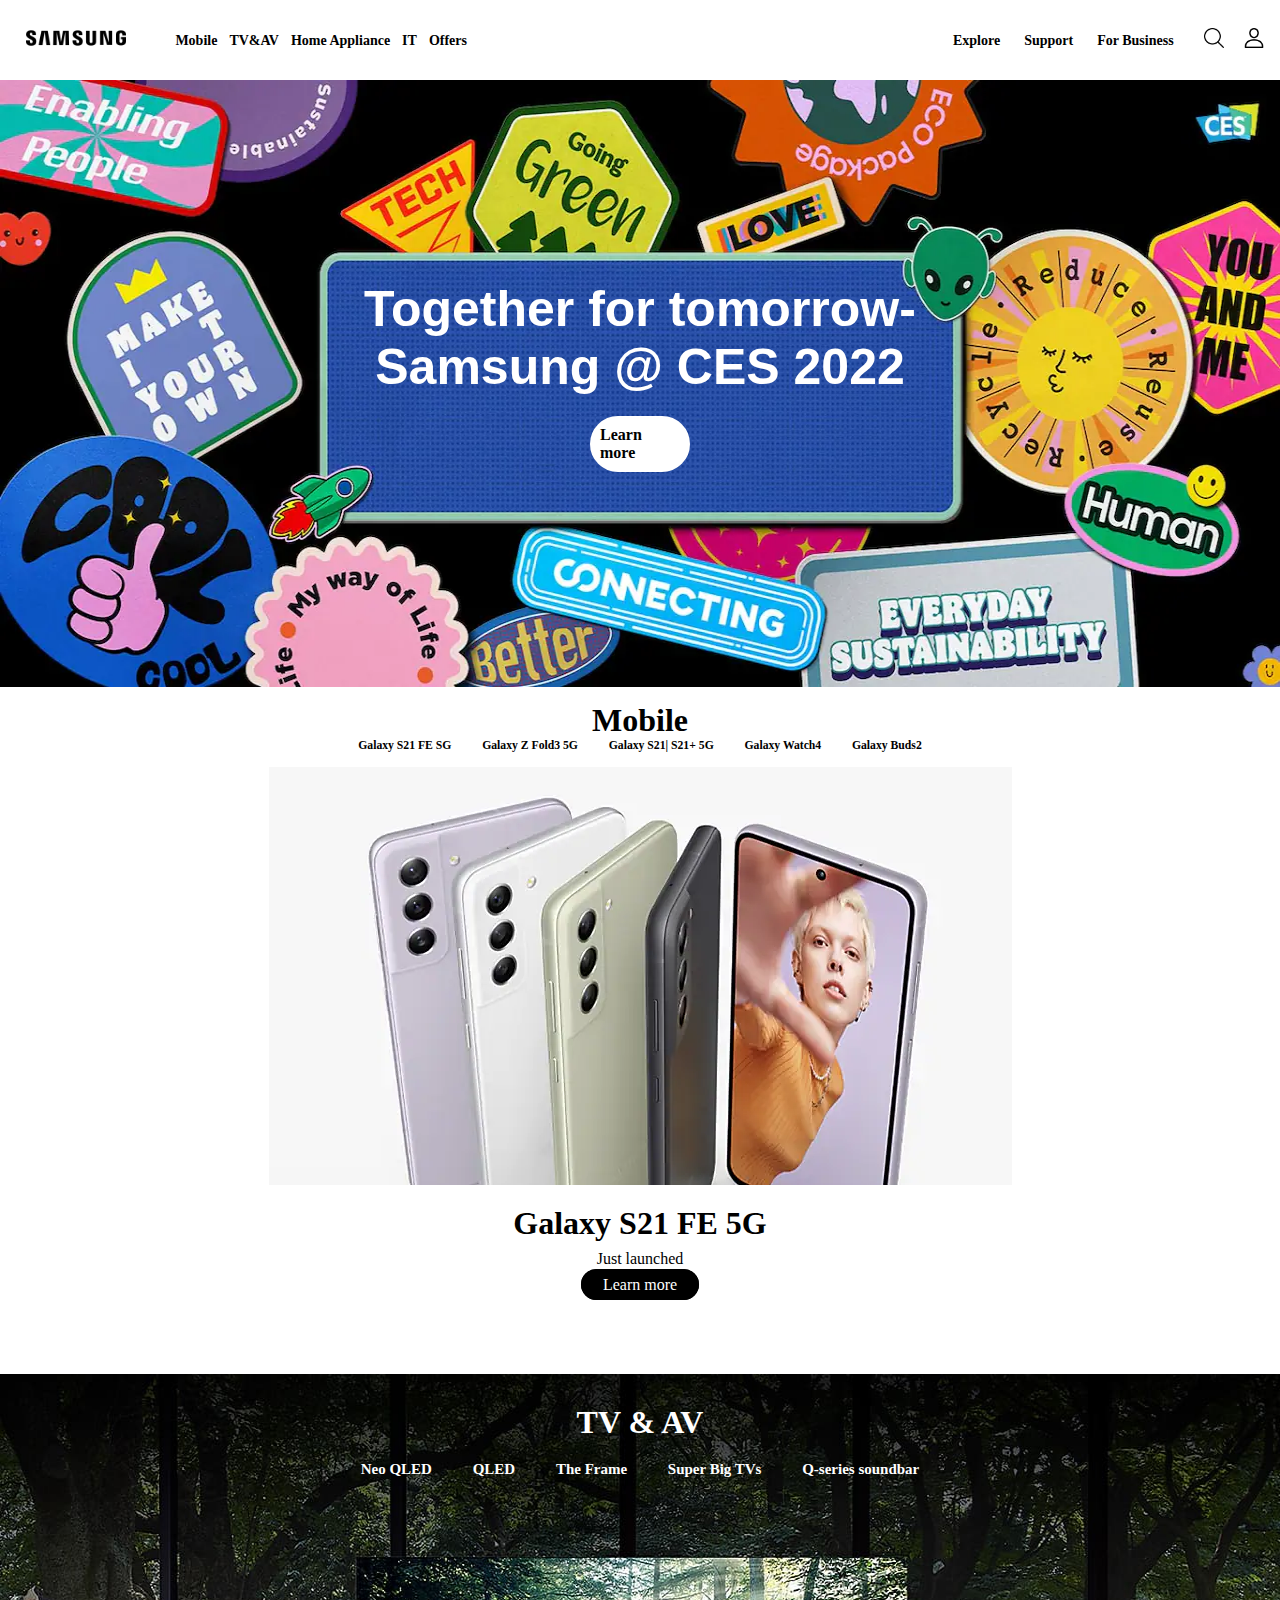
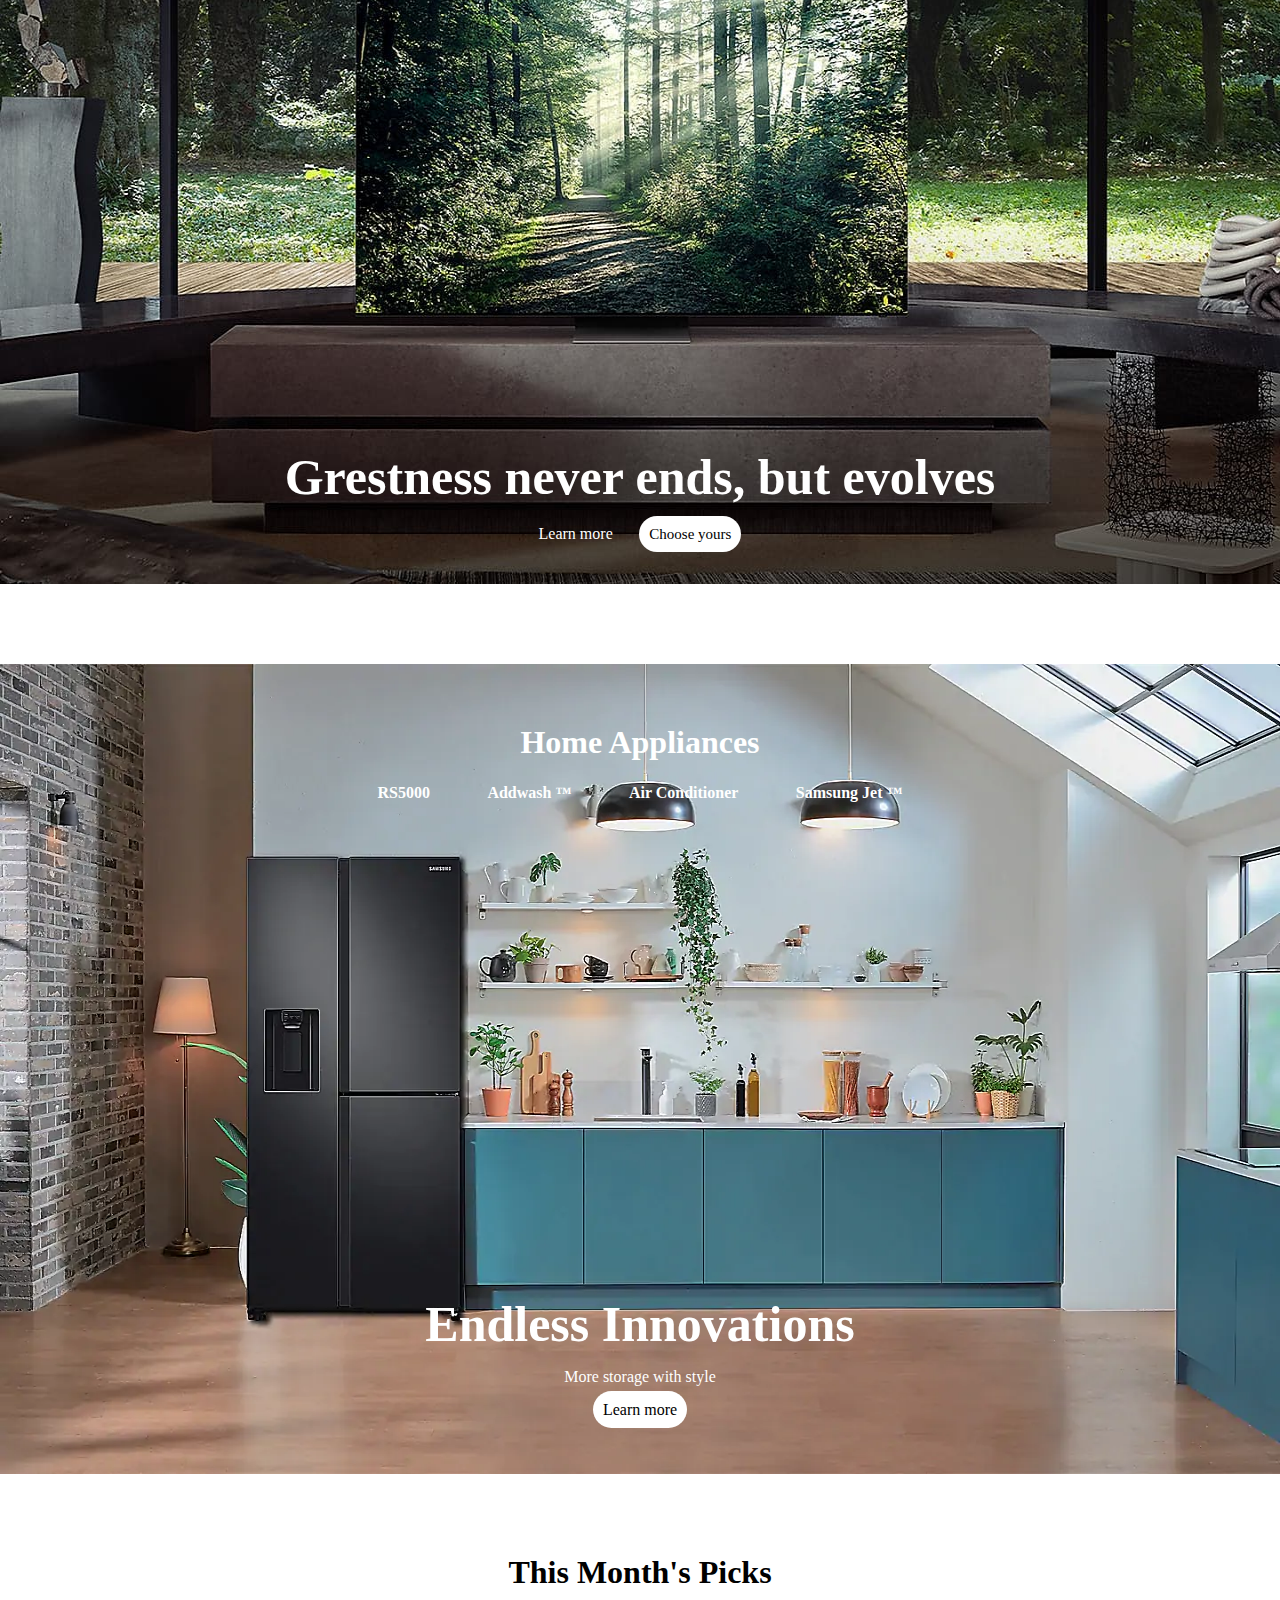
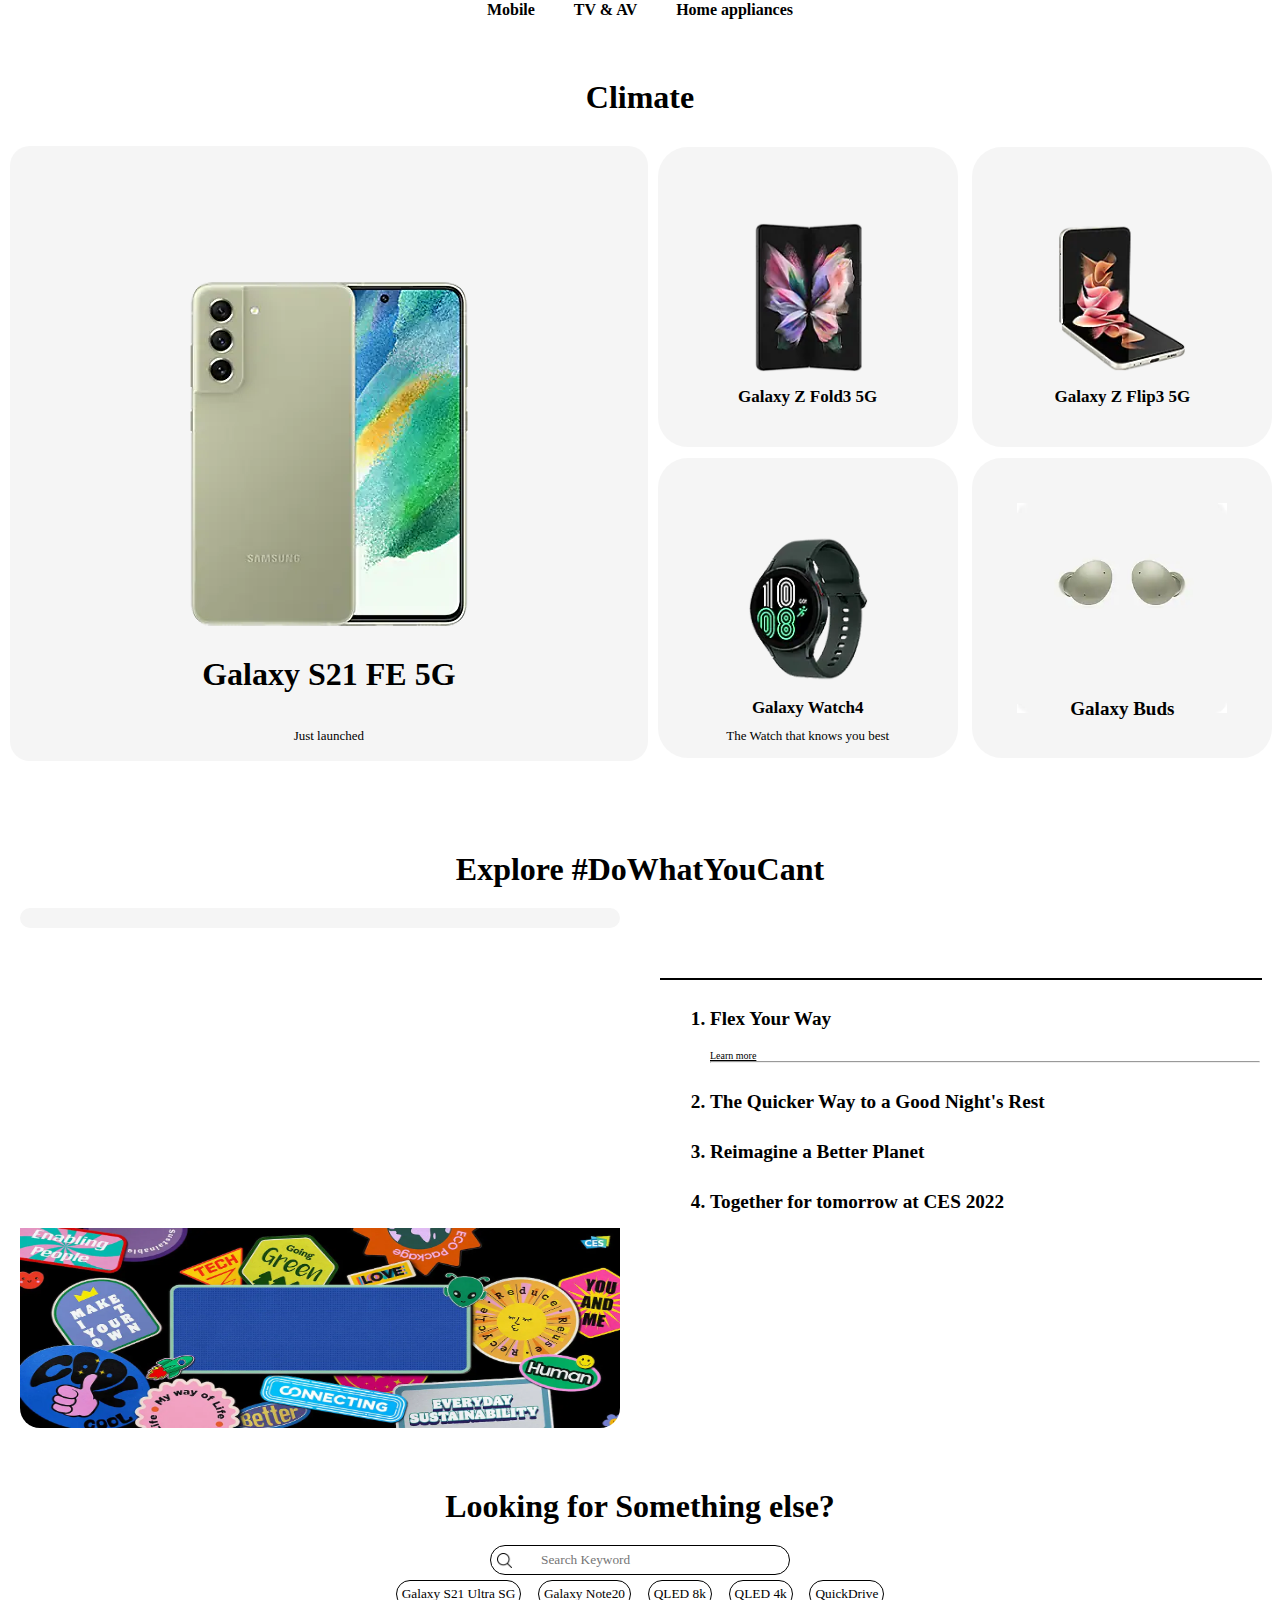
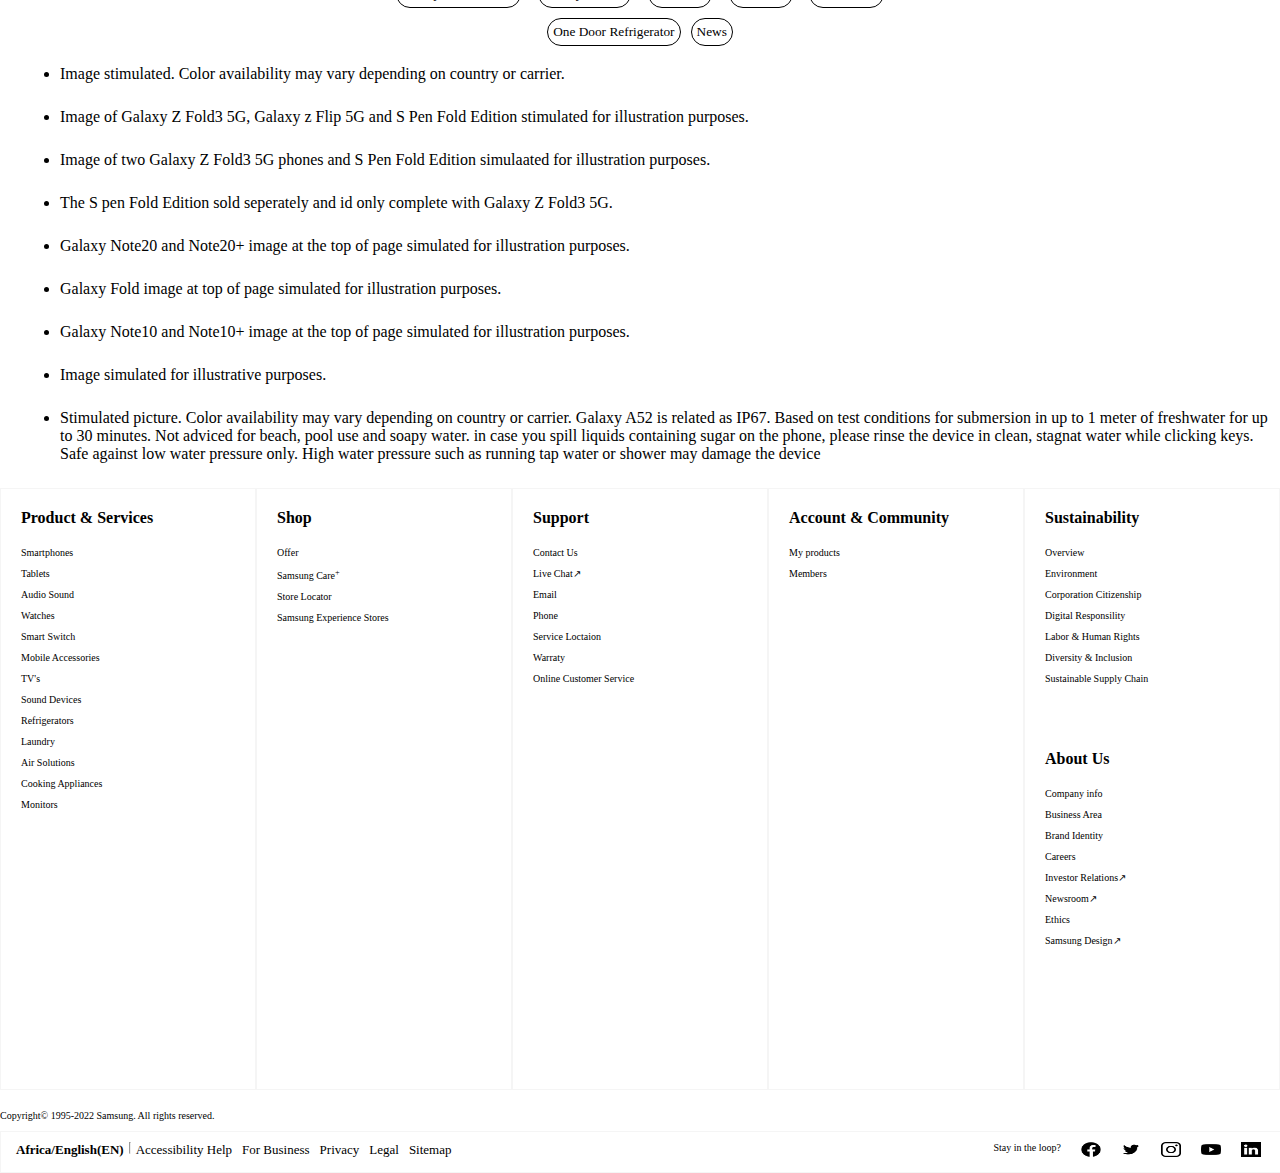
<file: index.html>
<!DOCTYPE html>
<html lang="en">
<head>
    <meta charset="UTF-8">
    <meta http-equiv="X-UA-Compatible" content="IE=edge">
    <meta name="viewport" content="width=device-width, initial-scale=1.0">
    <title>Nigeria Storelist | Samsung Africa</title>
    <meta name="author" content="Santan Joe">
    <meta name="description" content="this is a project work on Web development">
    <meta name="keywords" content="samsung, electronics, phones, televison, tech world">
    <link rel="stylesheet" href="stylesheet.css">
</head>
<body>

    <!-- nav bar section -->

    <nav id="navbar">
        <div id="seconddiv">
                <a href=""><img src="image1/samsung-logo.png" alt="samsung logo" id="samsunglogo"></a>
            <div id="bothdiv">
                <div id="navdiv1">
                    <a href="#">Mobile</a>
                    <a href="#">TV&AV</a>
                    <a href="#">Home Appliance</a>
                    <a href="#">IT</a>
                    <a href="#">Offers</a>
                </div>
                <div id="navdiv2">
                    <a href="Explore.html">Explore</a>
                    <a href="Consumer.html">Support</a>
                    <a href="index.html">For Business</a>
                </div>
            </div>
                <a href="#"><img src="image1/search.png" alt="search" class="search-user"></a>
                <a href="#"><img src="image1/user.png" alt="user" class="search-user"> </a>   
        </div>        
    </nav>
<main>

    <!-- Top background picture index page -->
    <div id="banner">
        <div id="banner-text">
            <h2>Together for tomorrow-Samsung @ CES 2022</h2>
            <p><a href="#">Learn more</a></p>
        </div>
    </div>

    <!-- page contents -->

    <!-- mobile section -->

    <div class="mobile">
        <h1>Mobile</h1>
        <div class="mobile2">
            <h3><a href="#">Galaxy S21 FE SG</a></h3>
            <h3><a href="#">Galaxy Z Fold3 5G</a></h3>
            <h3><a href="#">Galaxy S21| S21+ 5G</a></h3>
            <h3><a href="#">Galaxy Watch4</a></h3>
            <h3><a href="#">Galaxy Buds2</a></h3>
        </div>
    </div>

    <!-- galaxy s21 section -->

    <div id="galaxy-s21">
        <img src="image1/Home_Galaxy-S21.jpg" alt="Galaxy S21 FE 5G">
    </div>
    <div class="mobile2b">
        <h1>Galaxy S21 FE 5G</h1>
            <p>Just launched</p>
            <p><a href="#">Learn more</a></p>
    </div>

    <!-- TV & AV section -->
    <div id="banner2">
        <div id="banner2a">
            <h1>TV & AV</h1>
            <div id="banner2ai">
                <h4><a href="#">Neo QLED</a></h4>
                <h4><a href="#">QLED</a></h4>
                <h4><a href="#">The Frame</a></h4>
                <h4><a href="#">Super Big TVs</a></h4>
                <h4><a href="#">Q-series soundbar</a></h4>   
            </div>
        </div>
        <div id="banner2b">
            <h1>Grestness never ends, but evolves</h1>
            <div id="banner2bi">
                <p><a href="#"id="pi">Learn more</a></p>
                <p><a href="#"id="pii">Choose yours</a></p>
            </div>
        </div>
    </div>

    <!-- Home Appliances section -->
    <div id="banner3">
        <div id="banner3a">
            <h1>Home Appliances</h1>
            <div id="banner3ai">
                <h4><a href="#">RS5000</a></h4>
                <h4><a href="">Addwash &trade;</a></h4>
                <h4><a href="#">Air Conditioner</a></h4>
                <h4><a href="#">Samsung Jet &trade;</a></h4>  
            </div>
        </div>
        <div id="banner3b">
            <h1>Endless Innovations</h1>
            <p>More storage with style</p>
            <p><a href="#"id="p2ii">Learn more</a></p>
        </div>
    </div>

    <!-- This Months picks section -->
    <div id="text">
        <h1>This Month's Picks</h1>
        <div id="text2" >
            <h4 id="underline"><a href="#">Mobile</a></h4>
            <h4><a href="#">TV & AV</a></h4>
            <h4><a href="#">Home appliances</a></h4>
        </div>
    </div>

    <!-- Climate section -->
    <div class="mobilec">
        <h1>Climate</h1>
    </div>

    <!-- Galaxy s21 FE 5G section -->
    <div class="index-flex">
        <div class="index-flexa" class="col-5">
            <h1><a href="#">Galaxy S21 FE 5G</a></h1>
            <p>Just launched</p>
        </div>
        <div class="index-flexb" class="col-3">
            <div id="galaxyzfold">
                <h1><a href="#">Galaxy Z Fold3 5G</a></h1>
            </div>
            
            <div id="galaxywatch4">
                <h1><a href="#">Galaxy Watch4</a></h1>
                <p>The Watch that knows you best</p>
            </div>
        </div>
        <div class="index-flexc" class="col-3">
            <div id="galaxyflip3">
                <h1><a href="#">Galaxy Z Flip3 5G</a></h1> 
            </div>
            <div id="galaxybuds">
                <h1><a href="#">Galaxy Buds</a></h1>
            </div>
        </div>
    </div>

    <!-- Explore section -->
    <div id="explore">
        <h1> Explore #DoWhatYouCant</h1>
    </div>

    <div id="explorediv">
        <div id="exploreimg" class="col-6">
            <hr>
            <img src="image1/hero.jpg" alt="my way of life picture">
        </div>
        <div id="exploredivtext" class="col-6">
            <hr>
            <ol>
                <li>Flex Your Way
                    <p><a href="#">Learn more</a></p>
                    <hr>
                </li>
                <li>The Quicker Way to a Good Night's Rest</li>
                <li>Reimagine a Better Planet</li>
                <li>Together for tomorrow at CES 2022</li>
            </ol>
        </div>
    </div>

    <!-- looking for something else section -->
    <div id="looking">
        <h1>Looking for Something else?</h1>
        
        <input type="search" name="search" placeholder="Search Keyword">
        <br>
        <div id="pflex">
            <p><a href="#">Galaxy S21 Ultra SG</a></p>
            <p><a href="#">Galaxy Note20</a></p>
            <p><a href="#">QLED 8k</a></p>
            <p><a href="#">QLED 4k</a></p>
            <p><a href="#">QuickDrive</a></p>
        </div><br>
        <div id="pflex2">    
            <p><a href="#">One Door Refrigerator</a></p>
            <p><a href="#">News</a></p>
        </div>    
    </div>
    
    <div id="bottomlist">
        <ul>
            <li>Image stimulated. Color availability may vary depending on country or carrier.</li>
            <li>Image of Galaxy Z Fold3 5G, Galaxy z Flip 5G and S Pen Fold Edition stimulated for illustration purposes.</li>
            <li>Image of two Galaxy Z Fold3 5G phones and S Pen Fold Edition simulaated for illustration purposes.</li>
            <li>The S pen Fold Edition sold seperately and id only complete with Galaxy Z Fold3 5G.</li>
            <li>Galaxy Note20 and Note20+ image at the top of page simulated for illustration purposes.</li>
            <li>Galaxy Fold image at top of page simulated for illustration purposes.</li>
            <li>Galaxy Note10 and Note10+ image at the top of page simulated for illustration purposes.</li>
            <li>Image simulated for illustrative purposes.</li>
            <li>Stimulated picture. Color availability may vary depending on country or carrier. Galaxy A52 is related as IP67. Based on test conditions for submersion in up to 1 meter of freshwater for up to 30 minutes. Not adviced for beach, pool use and soapy water. in case you spill liquids containing sugar on the phone, please rinse the device in clean, stagnat water while clicking keys. Safe against low water pressure only. High water pressure such as running tap water or shower may damage the device</li>
        </ul>
    </div>
    

    <!-- table section -->

    <div id="productdiv">
        <div class="innerproduct">
            <h4>Product & Services</h4>
            <p> <a href="#">Smartphones</a></p>
            <p><a href="#">Tablets</a></p>
            <p><a href="#">Audio Sound</a></p>
            <p><a href="#">Watches</a></p>
            <p><a href="#">Smart Switch</a></p>
            <p><a href="#">Mobile Accessories</a></p>
            <p><a href="#">TV's</a></p>
            <p><a href="#">Sound Devices</a></p>
            <p><a href="#">Refrigerators</a></p>
            <p><a href="#">Laundry</a></p>
            <p><a href="#">Air Solutions</a></p>
            <p><a href="#">Cooking Appliances</a></p>
            <p><a href="#">Monitors</a></p>
        </div>

        <div class="innerproduct">
            <h4>Shop</h4>
            <p><a href="#">Offer</a></p>
            <p><a href="#">Samsung Care<sup>+</sup></a></p>
            <p><a href="#">Store Locator</a></p>
            <p><a href="#">Samsung Experience Stores</a></p>
        </div>

        <div class="innerproduct">
            <h4>Support</h4>
            <p><a href="#">Contact Us</a></p>
            <p><a href="#">Live Chat&UpperRightArrow;</a></p>
            <p><a href="#">Email</a></p>
            <p><a href="#">Phone</a></p>
            <p><a href="#">Service Loctaion</a></p>
            <p><a href="#">Warraty</a></p>
            <p><a href="#">Online Customer Service</a></p>
        </div>
        <div class="innerproduct">
            <h4>Account & Community</h4>
            <p><a href="#">My products</a></p>
            <p><a href="#">Members</a></p>
        </div>
        <div class="innerproduct">
            <h4>Sustainability</h4>
            <p><a href="#">Overview</a></p>
            <p><a href="#">Environment</a></p>
            <p><a href="#">Corporation Citizenship</a></p>
            <p><a href="#">Digital Responsility</a></p>
            <p><a href="#">Labor & Human Rights</a></p>
            <p><a href="#">Diversity & Inclusion</a></p>
            <p><a href="#">Sustainable Supply Chain</a></p>
            
            <br><br>

            <h4>About Us</h4>
            <p><a href="#">Company info</a></p>
            <p><a href="#">Business Area</a></p>
            <p><a href="#">Brand Identity</a></p>
            <p><a href="#">Careers</a></p>
            <p><a href="#">Investor Relations&UpperRightArrow;</a></p>
            <p><a href="#">Newsroom&UpperRightArrow;</a></p>
            <p><a href="#">Ethics</a></p>
            <p><a href="#">Samsung Design&UpperRightArrow;</a></p>
        </div>
    </div>
</main>

<!-- footer section -->
<footer>
    <div class="footer-p">
        <p><code>Copyright&copy; 1995-2022 Samsung. All rights reserved.</code></p>
    </div>
    
    <div id="footerdiv">
        <div id="h4-p">
            <h4>Africa/English(EN)</h4><hr>
            <p>Accessibility Help</p>
            <p>For Business</p>
            <p>Privacy</p>
            <p>Legal</p>
            <p>Sitemap</p>
        </div>
        <div id="footerimage">
            <p>Stay in the loop?</p>
            <a href=""><img src="image1/facebook.png" alt="link to facebook"></a>
            <a href=""><img src="image1/twitter.png" alt="link to twitter"></a>
            <a href=""><img src="image1/instagram.png" alt="link to instagram"></a>
            <a href=""><img src="image1/youtube.png" alt="link to youtube"></a>
            <a href=""><img src="image1/linkedin.png" alt="link to linkedin"></a>
        </div>

</footer>
</body>
</html>
</file>
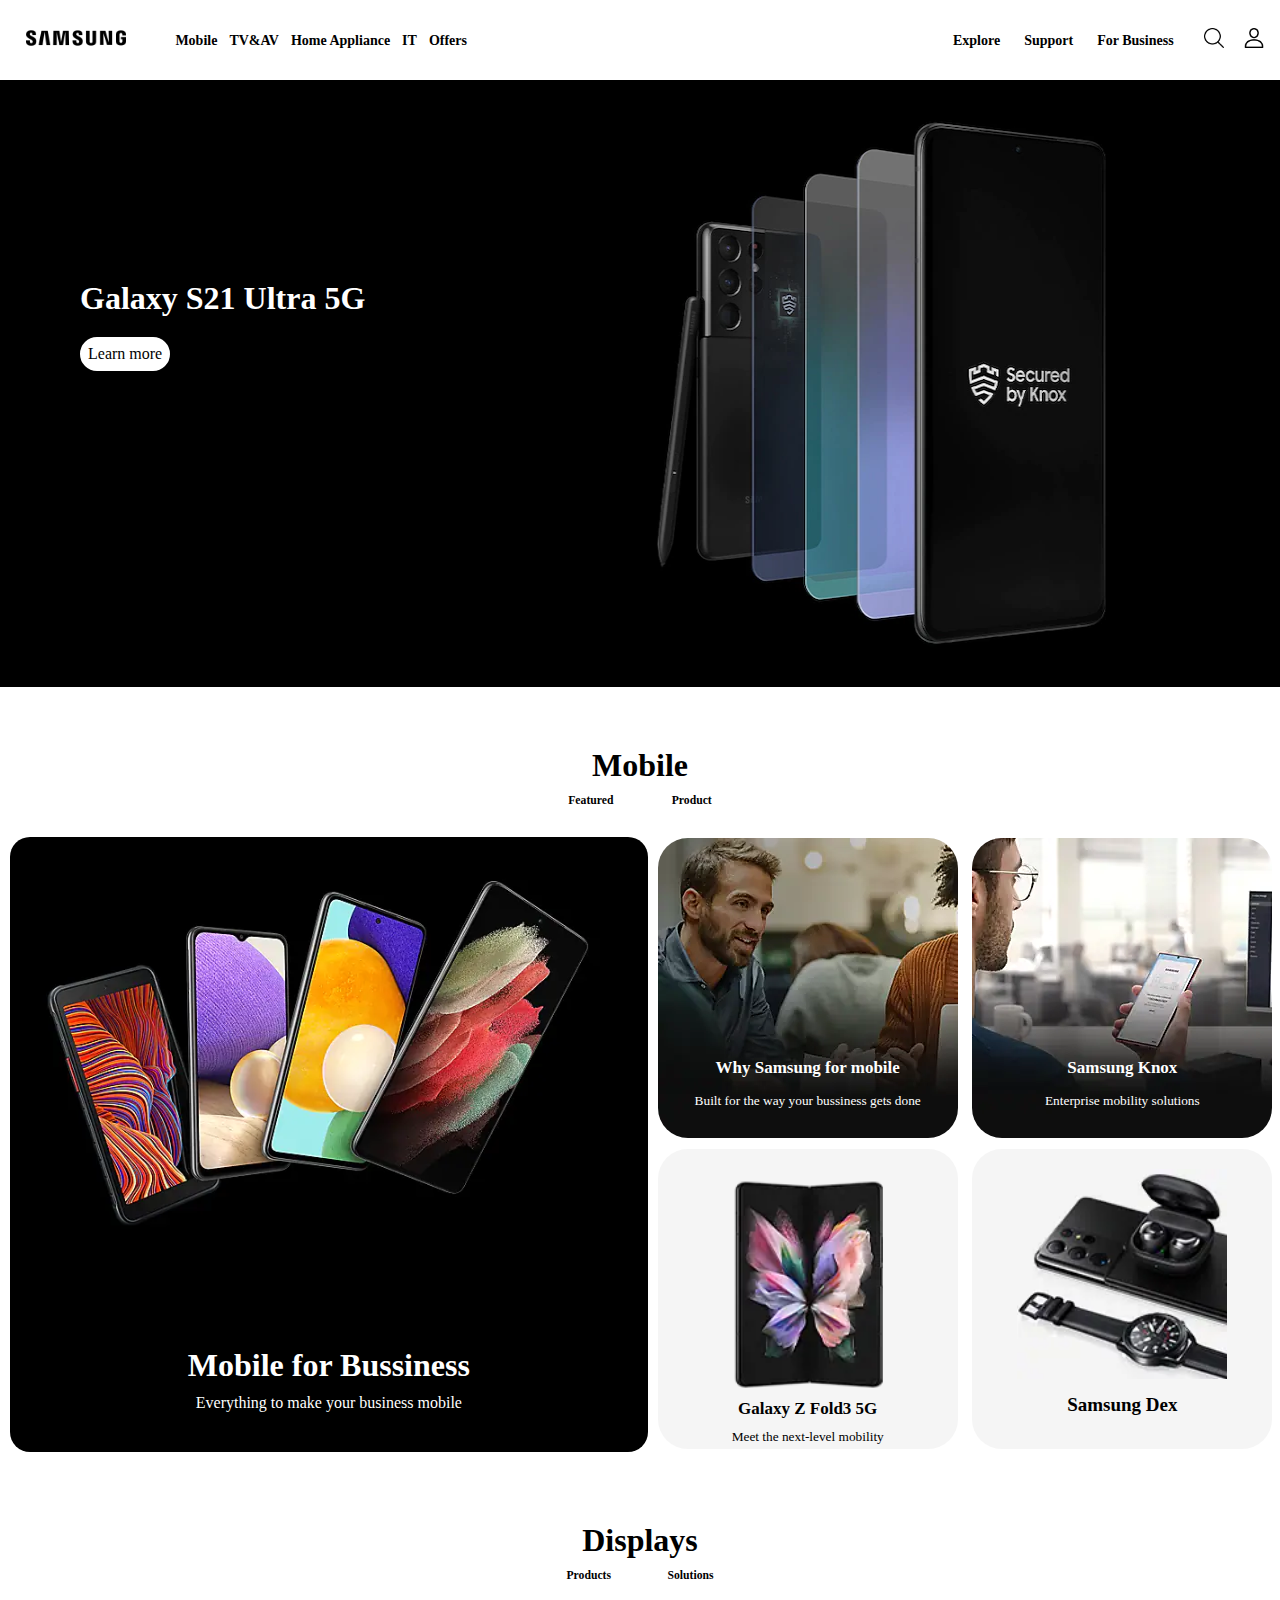
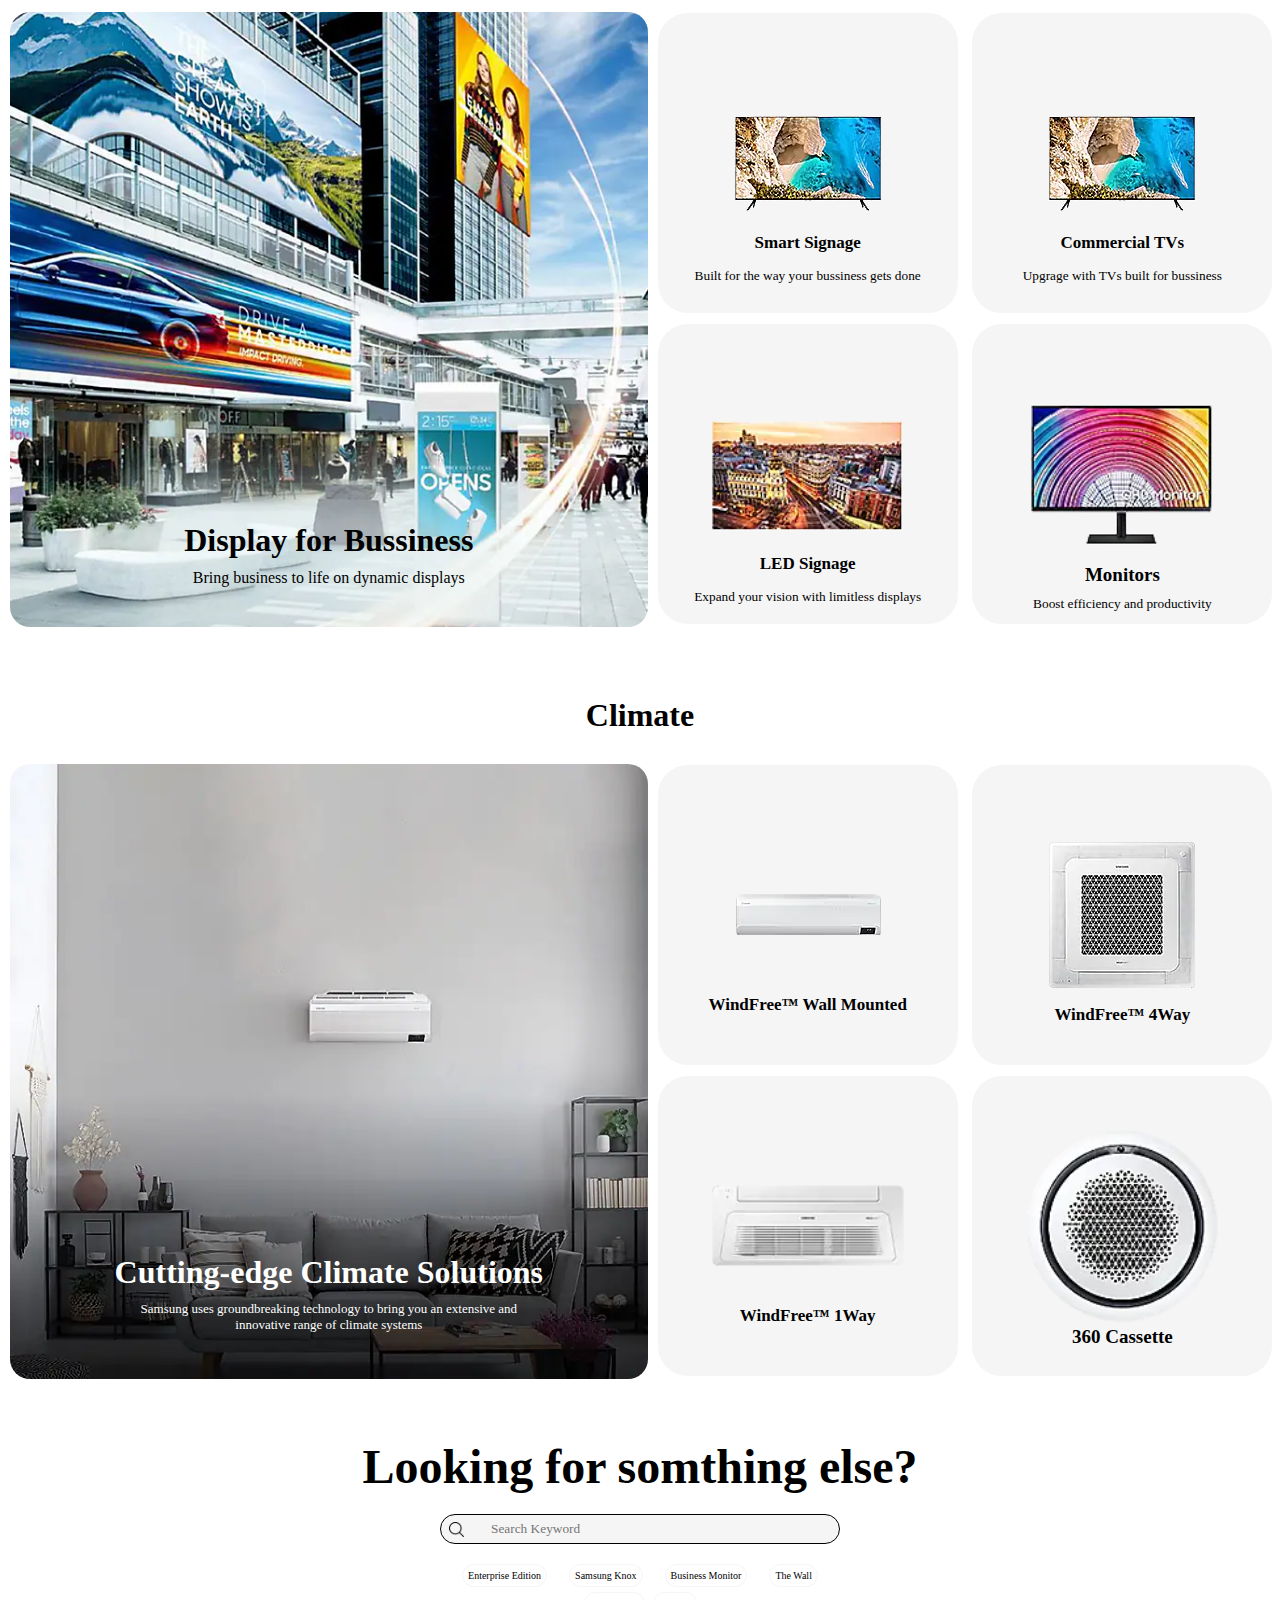
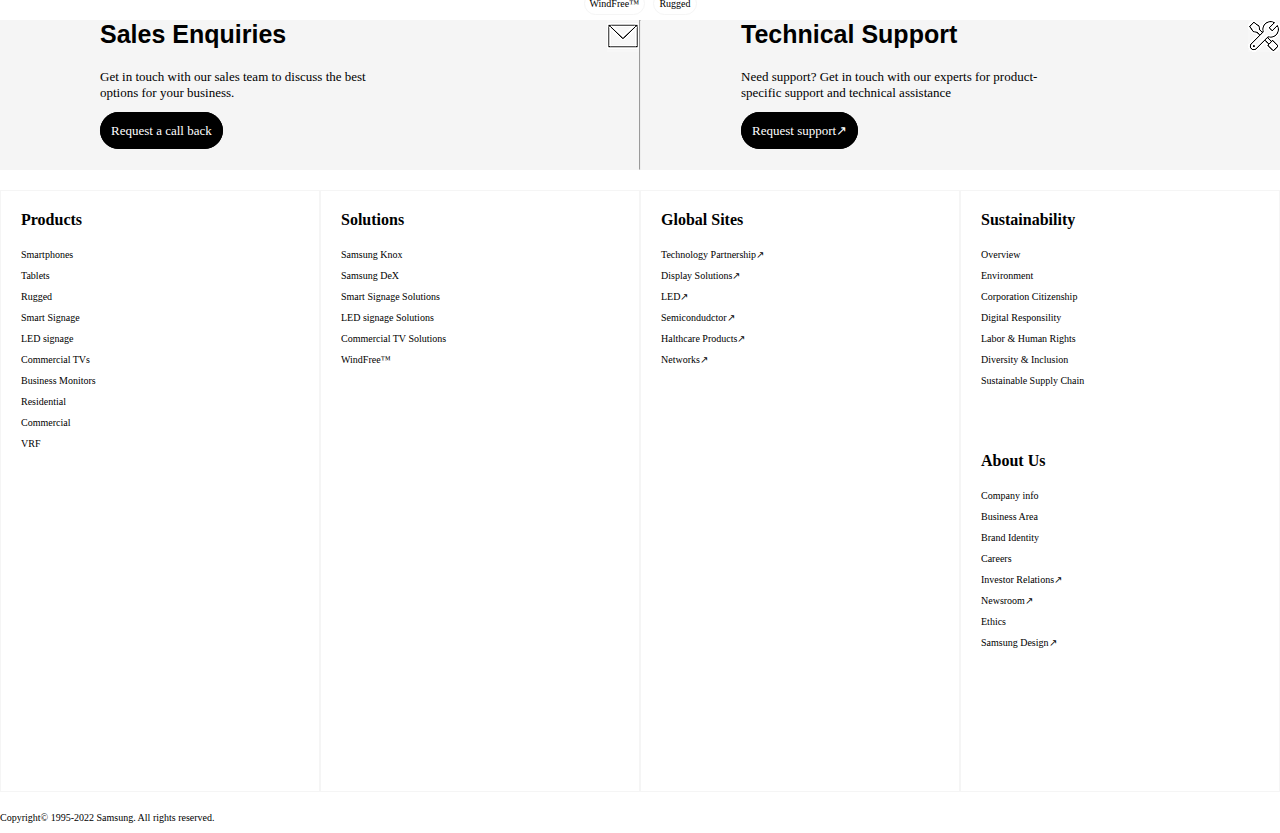
<file: Consumer.html>
<!DOCTYPE html>
<html lang="en">
<head>
    <meta charset="UTF-8">
    <meta http-equiv="X-UA-Compatible" content="IE=edge">
    <meta name="viewport" content="width=device-width, initial-scale=1.0">
    <title>Nigeria Storelist | Samsung Africa</title>
    <meta name="author" content="Santan Joe">
    <meta name="description" content="this is a project work on Web development">
    <meta name="keywords" content="samsung, electronics, phones, televison, tech world">
    <link rel="stylesheet" href="stylesheet.css">
</head>
<body>

    <!-- Nav bar section -->
    <nav id="navbar">
        <div id="seconddiv">
                <a href="#"><img src="image1/samsung-logo.png" alt="samsung logo" id="samsunglogo"></a>
            <div id="bothdiv">
                <div id="navdiv1">
                    <a href="#">Mobile</a>
                    <a href="#">TV&AV</a>
                    <a href="#">Home Appliance</a>
                    <a href="#">IT</a>
                    <a href="#">Offers</a>
                </div>
                <div id="navdiv2">
                    <a href="Explore.html">Explore</a>
                    <a href="Consumer.html">Support</a>
                    <a href="index.html">For Business</a>
                </div>
            </div>
                <a href="#"><img src="image1/search.png" alt="search" class="search-user"></a>
                <a href="#"><img src="image1/user.png" alt="user" class="search-user"></a>    
        </div>        
    </nav>
    <main>

        <!-- Top background picture consumer page -->
        <div id="consumerbanner">
            <div id="consumerbanner-text">
                <h1>Galaxy S21 Ultra 5G</h1>
                <p id="p-a"><a href="#">Learn more</a></p>
            </div>
        </div>

        <!-- mobile section -->
        <div class="mobilec">
            <h1>Mobile</h1>
            <div class="mobile-c">
                <h3><a href="#">Featured</a></h3>
                <h3><a href="#">Product</a></h3>
            </div>
        </div>

        <!-- Flex 1 section -->
        <div class="c-flex1">
            <div class="c-flex1a" class="col-5">
                <h1><a href="#">Mobile for Bussiness</a></h1>
                <p>Everything to make your business mobile</p>
            </div>
            <div class="c-flex1b" class="col-3">
                <div id="whysamsung">
                    <h1><a href="#">Why Samsung for mobile</a></h1>
                    <p>Built for the way your bussiness gets done</p>
                </div>
                
                <div id="galaxyzfold">
                    <h1><a href="#">Galaxy Z Fold3 5G</a></h1>
                    <p>Meet the next-level mobility</p>
                </div>
            </div>
            <div class="c-flex1c" class="col-3">
                <div id="samsungknox">
                    <h1><a href="#">Samsung Knox</a></h1>
                    <p>Enterprise mobility solutions</p>  
                </div>
                <div id="samsungdex">
                    <h1><a href="#">Samsung Dex</a></h1>
                </div>
            </div>
        </div>

        <!-- display section (using moblie-c styling)-->
        <div class="mobilec">
            <h1>Displays</h1>
            <div class="mobile-c">
                <h3><a href="#">Products</a></h3>
                <h3><a href="#">Solutions</a></h3>
            </div>
        </div>

        <!-- Flex 2 section -->
        <div class="c-flex2">
            <div class="c-flex2a" class="col-5">
                <h1><a href="#">Display for Bussiness</a></h1>
                <p>Bring business to life on dynamic displays</p>
            
            </div>
            <div class="c-flex2b" class="col-3">
                <div id="smartsignage">
                    <h1><a href="#">Smart Signage</a></h1>
                    <p>Built for the way your bussiness gets done</p>
                </div>
                
                <div id="ledsignage">
                    <h1><a href="#">LED Signage</a></h1>
                    <p>Expand your vision with limitless displays</p>
                </div>
            </div>
            <div class="c-flex2c" class="col-3">
                <div id="commercialtv">
                    <h1><a href="#">Commercial TVs</a></h1>
                    <p>Upgrage with TVs built for bussiness</p>  
                </div>
                <div id="monitors">
                    <h1><a href="#">Monitors</a></h1>
                    <p>Boost efficiency and productivity</p>
                </div>
            </div>
        </div>

        <!-- flex3 section -->

        <div class="mobilec">
            <h1>Climate</h1>
        </div>

        <div class="c-flex3">
            <div class="c-flex3a" class="col-5">
                <h1><a href="#">Cutting-edge Climate Solutions</a></h1>
                <p>Samsung uses groundbreaking technology to bring you an extensive and innovative range of climate systems</p>
            </div>
            <div class="c-flex3b" class="col-3">
                <div id="windfree">
                    <h1><a href="#">WindFree&trade; Wall Mounted</a></h1>
                </div>
                
                <div id="windfree1way">
                    <h1><a href="#">WindFree&trade; 1Way</a></h1>
                </div>
            </div>
            <div class="c-flex3c" class="col-3">
                <div id="windfree4way">
                    <h1><a href="#">WindFree&trade; 4Way</a></h1> 
                </div>
                <div id="cassette">
                    <h1><a href="#">360 Cassette</a></h1>
                </div>
            </div>
        </div>

        <!-- looking for something else section -->
        <div id="textc">
            <h1>Looking for somthing else?</h1>
        </div>
        <div id="searchbar">
            <input type="search" name="search" placeholder="Search Keyword">
        </div>
        
        <div class="search-p2">
            <p><a href="#">Enterprise Edition</a></p>
            <p><a href="#">Samsung Knox</a></p>
            <p><a href="#">Business Monitor</a></p>
            <p><a href="#">The Wall</a></p>   
        </div>
        <div class="search-p2i">
            <p><a href="#">WindFree&trade;</a></p> 
            <p><a href="#">Rugged</a></p> 
        </div>

        <div id="request-flex">
            <div id="sales">
                <h1>Sales Enquiries</h1>
                <p>Get in touch with our sales team to discuss the best options for your business.</p>
                <p class="request"><a href="#">Request a call back</a></p>
            </div>

            <hr>

            <div id="technical">
                <h1>Technical Support</h1>
                <p>Need support? Get in touch with our experts for product-specific support and technical assistance</p>
                <p class="request"><a href="#">Request support&UpperRightArrow;</a></p>
            </div>
        </div>


        <!-- consumer page table section -->
        <div id="productdiv">
            <div class="innerproduct">
                <h4>Products</h4>
                <p><a href="#">Smartphones</a></p>
                <p><a href="#">Tablets</a></p>
                <p><a href="#">Rugged</a></p>
                <p><a href="#">Smart Signage</a></p>
                <p><a href="#">LED signage</a></p>
                <p><a href="#">Commercial TVs</a></p>
                <p><a href="#">Business Monitors</a></p>
                <p><a href="#">Residential</a></p>
                <p><a href="#">Commercial</a></p>
                <p><a href="#">VRF</a></p>
            </div>

            <div class="innerproduct">
                <h4>Solutions</h4>
                <p><a href="#">Samsung Knox</a></p>
                <p><a href="#">Samsung DeX</a></p>
                <p><a href="#">Smart Signage Solutions</a></p>
                <p><a href="#">LED signage Solutions</a></p>
                <p><a href="#">Commercial TV Solutions</a></p>
                <p><a href="#">WindFree&trade;</a></p>
            </div>

            <div class="innerproduct">
                <h4>Global Sites</h4>
                <p><a href="#">Technology Partnership&UpperRightArrow;</a></p>
                <p><a href="#">Display Solutions&UpperRightArrow;</a></p>
                <p><a href="#">LED&UpperRightArrow;</a></p>
                <p><a href="#">Semicondudctor&UpperRightArrow;</a></p>
                <p><a href="#">Halthcare Products&UpperRightArrow;</a></p>
                <p><a href="#">Networks&UpperRightArrow;</a></p>
            </div>
            <div class="innerproduct">
                <h4>Sustainability</h4>
                <p><a href="#">Overview</a></p>
                <p><a href="#">Environment</a></p>
                <p><a href="#">Corporation Citizenship</a></p>
                <p><a href="#">Digital Responsility</a></p>
                <p><a href="#">Labor & Human Rights</a></p>
                <p><a href="#">Diversity & Inclusion</a></p>
                <p><a href="#">Sustainable Supply Chain</a></p>
                
                <br><br>

                <h4>About Us</h4>
                <p><a href="#">Company info</a></p>
                <p><a href="#">Business Area</a></p>
                <p><a href="#">Brand Identity</a></p>
                <p><a href="#">Careers</a></p>
                <p><a href="#">Investor Relations&UpperRightArrow;</a></p>
                <p><a href="#">Newsroom&UpperRightArrow;</a></p>
                <p><a href="#">Ethics</a></p>
                <p><a href="#">Samsung Design&UpperRightArrow;</a></p>
            </div>
        </div>
    </main>

    <!-- consumer page footer -->
    <footer>
        <div class="footer-p">
            <p><code>Copyright&copy; 1995-2022 Samsung. All rights reserved.</code></p>
        </div>
    </footer>
    
</body>
</html>
</file>
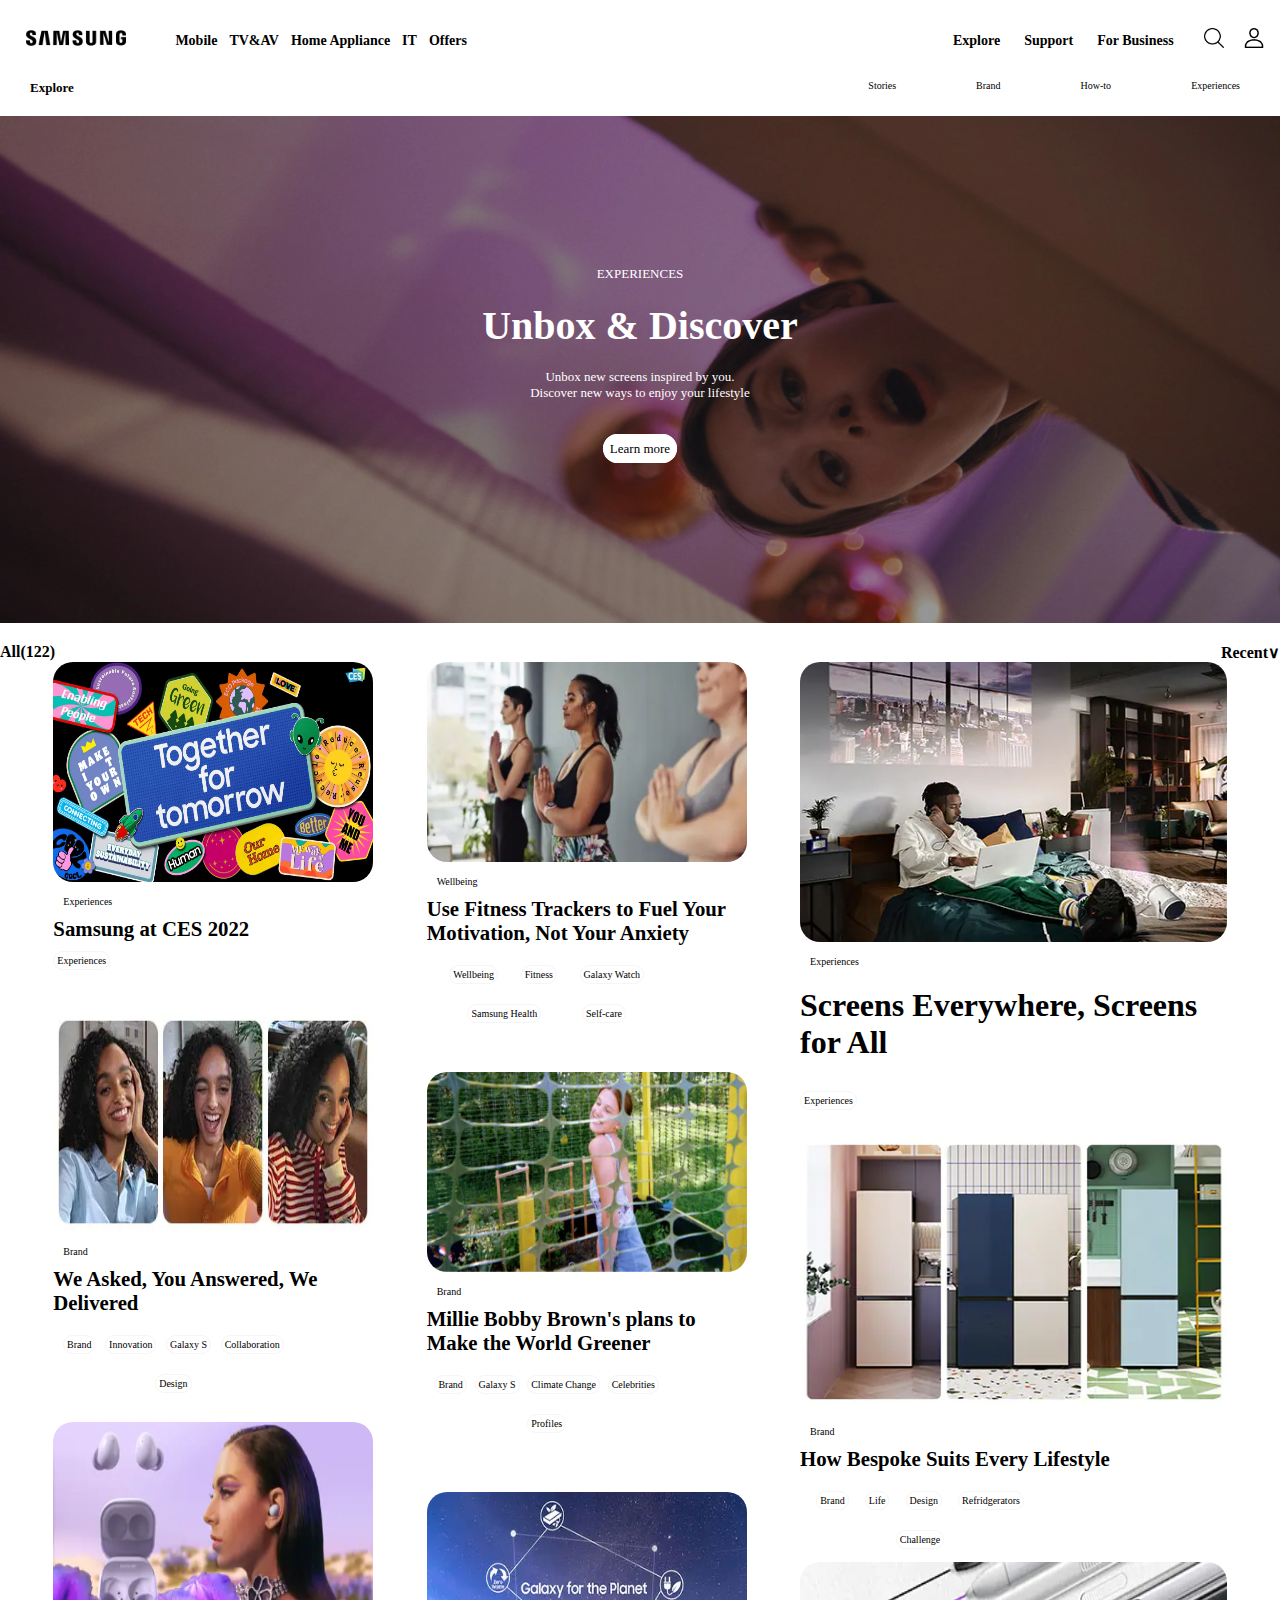
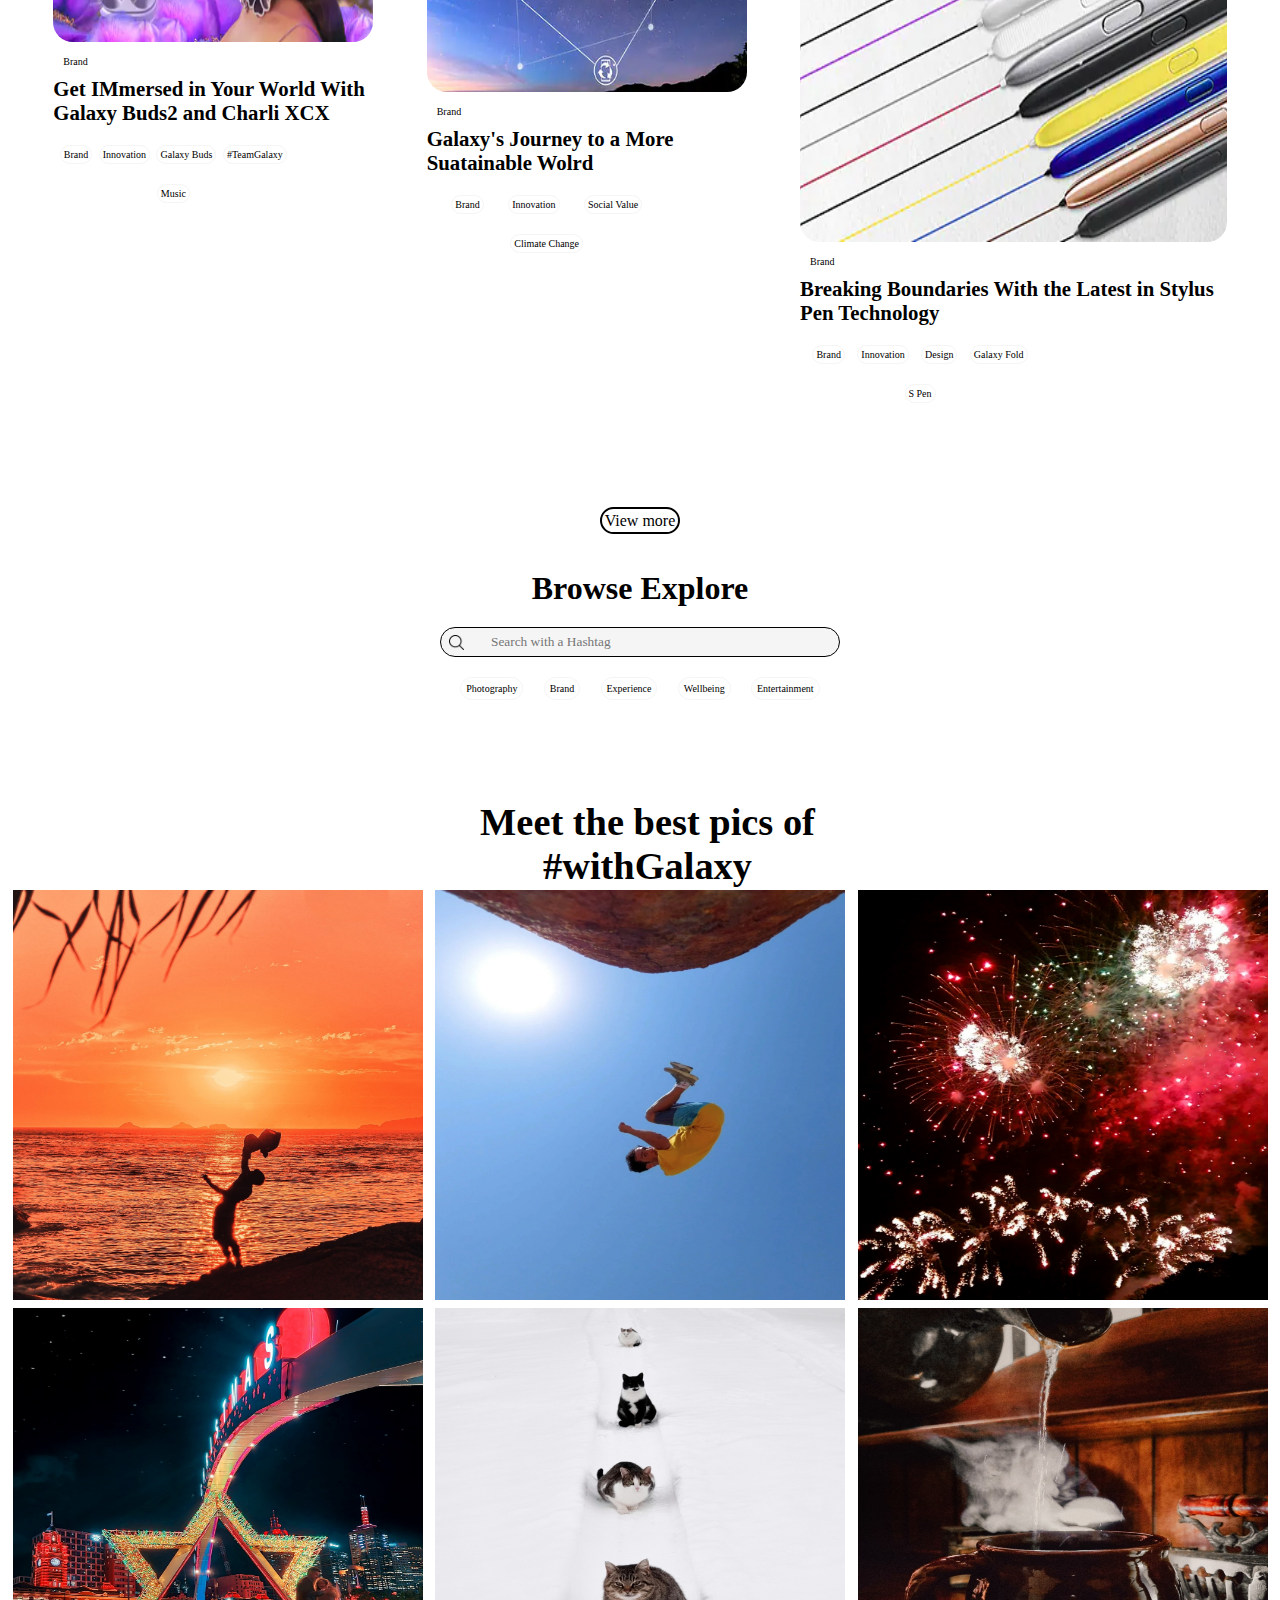
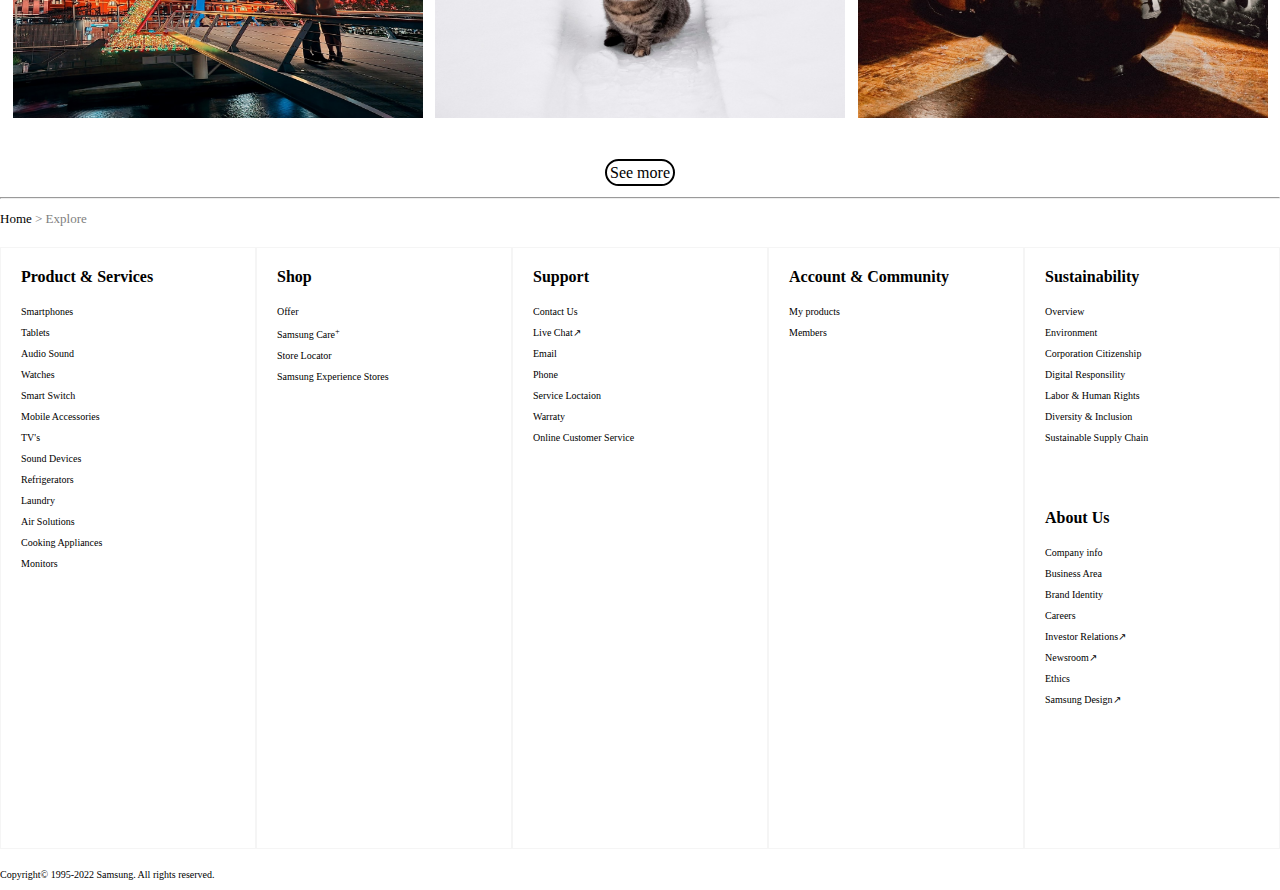
<file: Explore.html>
<!DOCTYPE html>
<html lang="en">
<head>
    <meta charset="UTF-8">
    <meta http-equiv="X-UA-Compatible" content="IE=edge">
    <meta name="viewport" content="width=device-width, initial-scale=1.0">
    <title>Nigeria Storelist | Samsung Africa</title>
    <meta name="author" content="Santan Joe">
    <meta name="description" content="this is a project work on Web development">
    <meta name="keywords" content="samsung, electronics, phones, televison, tech world">
    <link rel="stylesheet" href="stylesheet.css">
</head>
<body>

    <!-- Nav bar section -->
    <nav id="navbar">
        <div id="seconddiv">
                <a href="#"><img src="image1/samsung-logo.png" alt="samsung logo" id="samsunglogo"></a>
            <div id="bothdiv">
                <div id="navdiv1">
                    <a href="#">Mobile</a>
                    <a href="#">TV&AV</a>
                    <a href="#">Home Appliance</a>
                    <a href="#">IT</a>
                    <a href="#">Offers</a>
                </div>
                <div id="navdiv2">
                    <a href="Explore.html">Explore</a>
                    <a href="Consumer.html">Support</a>
                    <a href="index.html">For Business</a>
                </div>
            </div>
                <a href="#"><img src="image1/search.png" alt="search" class="search-user"></a>
                <a href="#"><img src="image1/user.png" alt="user" class="search-user"></a>    
        </div>        
    </nav>
    
    <!-- explore page second nav bar -->
    <head id="headdiv">
        <div id="secondheaddiv">
            <div id="headh4">
                <h4><a href="#">Explore</a></h4>
            </div>
            <div id="innerheaddiv">
                <p><a href="#">Stories</a></p>
                <p><a href="#">Brand</a></p>
                <p><a href="#">How-to</a></p>
                <p><a href="#">Experiences</a></p>
            </div>
        </div>
    </head>
    <main>

        <!-- Top background picture Explore page -->
        
        <div id="explorebanner">
            <div id="explorebanner-text">
                <p><strong>EXPERIENCES</strong></p>
                <h2>Unbox & Discover</h2>
                <p>Unbox new screens inspired by you.</p>
                <p>Discover new ways to enjoy your lifestyle</p>
                <p id="p-a"><a href="#">Learn more</a></p>
            </div>
        </div>

        <!-- left symbol section -->
        <div id="symbols">
            <div>
                <h4>
                    All(122)
                </h4> 
            </div>

        <!-- right symbol section -->
            <div>
                <h4>
                    Recent&#8744;
                </h4>
            </div>
        </div>

        <!-- flex 1 section -->
        <div id="flex1">
            <div id="innerflex1a" class="col-3">
                <img src="image2/samsung_at_ces.jpg" alt="" class="fleximga">
                <p class="top-p"><a href="#">Experiences</a></p>
                <h4 class="flex-h4">Samsung at CES 2022</h4>
                <p class="bottom-p"><a href="#">Experiences</a></p>
            </div>

            <div id="innerflex1b" class="col-3">
                <img src="image2/use_fitness.jpg" alt="" class="fleximgb">
                <p class="top-p"><a href="#">Wellbeing</a></p>
                <h4 class="flex-h4">Use Fitness Trackers to Fuel Your Motivation, Not Your Anxiety</h4>
                <div class="bottom-p-b">
                    <p><a href="#">Wellbeing</a></p>
                    <p><a href="#">Fitness</a></p>
                    <p><a href="#">Galaxy Watch</a></p>
                </div>
                <div class="bottom-p-b">
                <p><a href="#">Samsung Health</a></p> 
                <p><a href="#">Self-care</a></p>
                </div>
            </div>

            <div id="innerflex1c" class="col-4">
                <img src="image2/screens_everywhere.jpg" alt="" class="fleximgc">
                <p class="top-p"><a href="#">Experiences</a></p>
                <h4 class="flex-h4-c">Screens Everywhere, Screens for All</h4>
                <p class="bottom-p"><a href="#">Experiences</a></p>
            </div>
        </div>


        <!-- flex 2 section -->
        <div id="flex2">
            <div id="innerflex2a" class="col-3">
                <img src="image2/we_asked.jpg" alt="" class="fleximga">
                <p class="top-p"><a href="#">Brand</a></p>
                <h4 class="flex-h4">We Asked, You Answered, We Delivered</h4>
                <div class="bottom-p-b">
                    <p><a href="#">Brand</a></p>
                    <p><a href="#">Innovation</a></p>
                    <p><a href="#">Galaxy S</a></p>
                    <p><a href="#">Collaboration</a></p> 
                </div>
                <div class="bottom-p-b">
                    <p><a href="#">Design</a></p>
                </div>
            </div>

            <div id="innerflex2b" class="col-3">
                <img src="image2/milie_bobby_brown.jpg" alt="" class="fleximgb">
                <p class="top-p"><a href="#">Brand</a></p>
                <h4 class="flex-h4">Millie Bobby Brown's plans to Make the World Greener</h4>
                <div class="bottom-p-b">
                    <p><a href="#">Brand</a></p>
                    <p><a href="#">Galaxy S</a></p>
                    <p><a href="#">Climate Change</a></p>
                    <p><a href="#">Celebrities</a></p>
                </div>
                <div class="bottom-p-b">
                <p><a href="#">Profiles</a></p>
                </div>
            </div>

            <div id="innerflex2c" class="col-4">
                <img src="image2/how_bespoke.jpg" alt="" class="fleximgc">
                <p class="top-p"><a href="#">Brand</a></p>
                <h4 class="flex-h4">How Bespoke Suits Every Lifestyle</h4>
                <div class="bottom-p-b">
                    <p><a href="#">Brand</a></p>
                    <p><a href="#">Life</a></p>
                    <p><a href="#">Design</a></p>
                    <p><a href="#">Refridgerators</a></p> 
                </div>
                <div class="bottom-p-b">
                    <p><a href="#">Challenge</a></p>
                </div>
            </div>
        </div>


        <!-- flex 3 section -->
        <div id="flex3">
            <div id="innerflex3a" class="col-3">
                <img src="image2/get_immersed.jpg" alt="" class="fleximga">
                <p class="top-p"><a href="#">Brand</a></p>
                <h4 class="flex-h4">Get IMmersed in Your World With Galaxy Buds2 and Charli XCX</h4>
                <div class="bottom-p-b">
                    <p><a href="#">Brand</a></p>
                    <p><a href="#">Innovation</a></p>
                    <p><a href="#">Galaxy Buds</a></p>
                    <p><a href="#">#TeamGalaxy</a></p> 
                </div>
                <div class="bottom-p-b">
                    <p><a href="#">Music</a></p>
                </div>
            </div>

            <div id="innerflex3b" class="col-3">
                <img src="image2/galaxy_journey.jpg" alt="" class="fleximgb">
                <p class="top-p"><a href="#">Brand</a></p>
                <h4 class="flex-h4">Galaxy's Journey to a More Suatainable Wolrd</h4>
                <div class="bottom-p-b">
                    <p><a href="#">Brand</a></p>
                    <p><a href="#">Innovation</a></p>
                    <p><a href="#">Social Value</a></p>
                </div>
                <div class="bottom-p-b">
                <p><a href="#">Climate Change</a></p>
                </div>
            </div>

            <div id="innerflex3c" class="col-4">
                <img src="image2/breaking_boundaries.jpg" alt="" class="fleximgc">
                <p class="top-p"><a href="#">Brand</a></p>
                <h4 class="flex-h4">Breaking Boundaries With the Latest in Stylus Pen Technology</h4>
                <div class="bottom-p-b">
                    <p><a href="#">Brand</a></p>
                    <p><a href="#">Innovation</a></p>
                    <p><a href="#">Design</a></p>
                    <p><a href="#">Galaxy Fold</a></p> 
                </div>
                <div class="bottom-p-b">
                    <p><a href="#">S Pen</a></p>
                </div>
            </div>
        </div>

        <!-- view section -->

        <div id="view">
            <p><a href="">View more</a></p>
        </div>
        <div id="text">
            <h1>Browse Explore</h1>
        </div>
        <div id="searchbar">
            <input type="search" name="search" placeholder="Search with a Hashtag">
        </div>
        
        <div class="search-p">
            <p><a href="#">Photography</a></p>
            <p><a href="#">Brand</a></p>
            <p><a href="#">Experience</a></p>
            <p><a href="#">Wellbeing</a></p>
            <p><a href="#">Entertainment</a></p>    
        </div>
        <div id="bigh1">
            <h1>Meet the best pics of #withGalaxy</h1>
        </div>

        <div id="bestpic">
            <div class="bestpic1" class="col-4">
                <div ><img src="image2/with_galaxy_3.jpg" alt=""></div>
                <div><img src="image2/with_galaxy_4.jpg" alt=""></div>
            </div>
            <div class="bestpic1" class="col-4">
                <div><img src="image2/with_galaxy_2.jpg" alt=""></div>
                <div><img src="image2/with_galaxy_5.jpg" alt=""></div>
            </div>
            <div class="bestpic1" class="col-4">
                <div><img src="image2/with_galaxy_1.jpg" alt=""></div>
                <div><img src="image2/with_galaxy_6.jpg" alt=""></div>
            </div>
        </div>
        
        <!-- see more section -->
        <div id="see-more">
            <p><a href="#">See more</a></p>
        </div>
        <div id="homespan">
            <hr>
            <p>Home <span>> Explore</span></p>
        </div>

        <!-- explore page table -->
        <div id="productdiv">
            <div class="innerproduct">
                <h4>Product & Services</h4>
                <p> <a href="#">Smartphones</a></p>
                <p><a href="#">Tablets</a></p>
                <p><a href="#">Audio Sound</a></p>
                <p><a href="#">Watches</a></p>
                <p><a href="#">Smart Switch</a></p>
                <p><a href="#">Mobile Accessories</a></p>
                <p><a href="#">TV's</a></p>
                <p><a href="#">Sound Devices</a></p>
                <p><a href="#">Refrigerators</a></p>
                <p><a href="#">Laundry</a></p>
                <p><a href="#">Air Solutions</a></p>
                <p><a href="#">Cooking Appliances</a></p>
                <p><a href="#">Monitors</a></p>
            </div>
    
            <div class="innerproduct">
                <h4>Shop</h4>
                <p><a href="#">Offer</a></p>
                <p><a href="#">Samsung Care<sup>+</sup></a></p>
                <p><a href="#">Store Locator</a></p>
                <p><a href="#">Samsung Experience Stores</a></p>
            </div>
    
            <div class="innerproduct">
                <h4>Support</h4>
                <p><a href="#">Contact Us</a></p>
                <p><a href="#">Live Chat&UpperRightArrow;</a></p>
                <p><a href="#">Email</a></p>
                <p><a href="#">Phone</a></p>
                <p><a href="#">Service Loctaion</a></p>
                <p><a href="#">Warraty</a></p>
                <p><a href="#">Online Customer Service</a></p>
            </div>
            <div class="innerproduct">
                <h4>Account & Community</h4>
                <p><a href="#">My products</a></p>
                <p><a href="#">Members</a></p>
            </div>
            <div class="innerproduct">
                <h4>Sustainability</h4>
                <p><a href="#">Overview</a></p>
                <p><a href="#">Environment</a></p>
                <p><a href="#">Corporation Citizenship</a></p>
                <p><a href="#">Digital Responsility</a></p>
                <p><a href="#">Labor & Human Rights</a></p>
                <p><a href="#">Diversity & Inclusion</a></p>
                <p><a href="#">Sustainable Supply Chain</a></p>
                
                <br><br>
    
                <h4>About Us</h4>
                <p><a href="#">Company info</a></p>
                <p><a href="#">Business Area</a></p>
                <p><a href="#">Brand Identity</a></p>
                <p><a href="#">Careers</a></p>
                <p><a href="#">Investor Relations&UpperRightArrow;</a></p>
                <p><a href="#">Newsroom&UpperRightArrow;</a></p>
                <p><a href="#">Ethics</a></p>
                <p><a href="#">Samsung Design&UpperRightArrow;</a></p>
            </div>
        </div>
    </main>

    <!-- explore page footer -->
    <footer>
        <div class="footer-p">
            <p><code>Copyright&copy; 1995-2022 Samsung. All rights reserved.<code></p>
        </div>
    </footer>
    
</body>
</html>
</file>
<file: stylesheet.css>
* {
    margin: 0;
    padding: 0;
    text-decoration: none;
    font-family: 'Roboto Serif', serif;
}
body {
    width: 100%;
    overflow-x: hidden;
}

/* nav bar section */

 #navbar {
    width: 100%;
    height: 80px;
}
#seconddiv {
    width: 99%;
    height: 80px;
    margin: 0 auto;
    display: flex;
    align-items: center;
}

#navbar #samsunglogo {
    width: 100px;
    height: 100px;
    padding-right: 45px;
    padding-left: 20px;
}
#bothdiv {
    width: 100%;
    display: flex;
    justify-content: space-between;
}
#navbar #navdiv2 {
    margin-right: 10px;
}
#navbar #navdiv1 a {
    font-size: 14px;
    padding: 4px;
    color: black;
    font-weight:550;
}
#navbar #navdiv2 a {
    font-size: 14px;
    padding: 10px;
    color: black;
    font-weight:550;
}
#navbar .search-user {
    width: 20px;
    height: 20px;
    padding: 10px;
}

/* top background pic index page */
#banner {
    background-image: url(image1/hero.jpg);
    height: 607px;
    background-size: 100% 100%;
}

#banner #banner-text {
    display: block;
    padding-top: 200px;
}

#banner #banner-text h2 {
    color:  white;
    text-align: center;
    margin: 0 auto;
    width: 50%;
    font-size: 50px;
    font-weight:bolder;
    font-family: 'Segoe UI', Tahoma, Geneva, Verdana, sans-serif;
}

#banner #banner-text p {
    width: 80px;
    border: 2px solid white;
    border-radius: 80px;
    background-color: white;
    margin: 20px auto;
    padding: 8px;
    font-weight: 550;
}

#banner #banner-text p a{
    color: black;
}

/* Mobile section */
.mobile {
    margin: 15px;
    text-align: center;
}

.mobile2 {
    width:50%;
    margin: 0 auto;
    display: flex;
    justify-content: space-evenly;
    font-size: 10px;
}

#galaxy-s21{
   display: flex;
   justify-content: center;
   height: 418px;
   margin-bottom: 20px;
}

.mobile2 p {
    font-size: 5px;
}

.mobile2 h3 a {
    color: black;
}

.mobile2 h3 a:focus {
    text-decoration: underline;
}

.mobileb2 {
    width:50%;
    margin: 0 auto;
    display: flex;
    justify-content: space-evenly;
    font-size: 10px;
}

.mobile2b {
    display: block;
    text-align: center;
}

.mobile2b p {
    margin: 8px 0;
    width: 100%;
}

.mobile2b p a {
    background-color: black;
    color: white;
    border: 2px solid black;
    border-radius: 80px;
    padding:5px 20px;
}


/* TV & AV section */

#banner2 {
    background-image: url("image1/TV_HOME.jpg");
    height: 810px;
    background-size: 100% 100%;
    margin: 80px 0;
}

#banner2 #banner2a {
    display: block;
    text-align: center;
    padding-top: 30px;
    color: white;
}

#banner2 #banner2ai {
    display:flex;
    justify-content: space-evenly;
    width:50%;
    font-size:15px ;
    margin: 0 auto;
    padding: 20px 0;
}

#banner2 #banner2ai h4 a {
    color: white;
}

#banner2 #banner2ai h4 a:focus {
    text-decoration: underline;
}

#banner2 #banner2b {
    display: block;
    text-align: center;
    padding-top: 550px;
    color: white;
}

#banner2 #banner2b h1 {
    font-size: 50px;
}

#banner2 #banner2bi {
    width: 20%;
    display: flex;
    justify-content:space-evenly ;
    margin:19px auto ;
}

#banner2 #banner2bi p #pi{
    color: white;
}

#banner2 #banner2bi p #pi:focus{
    color: white;
    text-decoration: underline;
}

#banner2 #banner2bi p #pii{
    background-color: white;
    border-radius: 80px;
    padding: 10px;
    color: black;
    font-size: 15px;
}


/* Home Appliances section */
#banner3 {
    background-image: url("image1/home_appliances.png");
    height: 810px;
    background-repeat: no-repeat;
    background-size: 100% 100%;
    margin: 80px 0;
}

#banner3 #banner3a {
    display: block;
    text-align: center;
    padding-top: 60px;
    color: white;
}

#banner3 #banner3a #banner3ai {
    display: flex;
    justify-content: space-evenly;
    width: 50%;
    margin: 23px auto;
}

#banner3 #banner3a #banner3ai h4 a {
    color: white;
}

#banner3 #banner3a #banner3ai h4 a:focus {
    text-decoration: underline;
}

#banner3b{
    text-align: center;
    padding-top: 470px;
    color:white;
}

#banner3b h1 {
    font-size: 50px;
}

#banner3b p {
    margin: 15px 0;
}

#banner3b a {
    background-color: white;
    color: black;
    border-radius: 20px;
    padding: 10px;
}

/* This Months picks section */
#text h1 {
    width: 100%;
    margin: 0 auto;
    text-align: center;
}

#text #text2 {
    display: flex;
    justify-content: space-evenly;
    width: 30%;
    margin: 10px auto;
}

#text #text2 h4 a{
    color: black;
}

#text #text2 h4 a:focus {
    text-decoration: underline;
}


/* Galaxy s21 FE 5G sction */
.index-flex {
    width: 100%;
    display: flex;
    justify-content: space-evenly;
    margin-bottom: 50px;
}

.index-flexa {
    width:684px;
    height: 615px;
    background-image: url("image1/PCD_Galaxy-S21-FE.png");
    background-position:  center;
    background-repeat: no-repeat;
    background-color: whitesmoke;
    margin: 10px;
    border-radius: 20px;
}

.index-flexa h1 {
    color:black;
    text-align: center;
    margin-top: 480px;
    padding: 30px 0;    
}

.index-flexa p {
    color:black;
    text-align: center;
    width: 400px;
    margin: 5px auto;
    font-weight: lighter;
    font-size: small;
}

.index-flexb {
    width:330px ;
    height: 300px;
    margin-right: 7px;
}

.index-flexc {
    width:330px ;
    height: 300px; 
}

.index-flexb #galaxyzfold {
    width: 300px;
    height: 300px;
    background-image: url("image1/galaxy_z_fold3.png");
    background-repeat: no-repeat;
    background-position: center;
    background-size: 150px 150px;
    border-radius: 30px;
    background-color: whitesmoke;
    margin:11px 0;
}

.index-flexb #galaxyzfold h1 {
    color:black;
    text-align: center;
    padding-top: 240px;
    font-size: 17px; 
}

#galaxywatch4 {
    background-image: url("image1/galaxy_watch4.png");
    width: 300px;
    height:300px;
    background-repeat: no-repeat;
    background-size: 150px 150px;
    background-color: whitesmoke;
    border-radius: 30px;
    background-position:center center;
}

#galaxywatch4 h1 {
    color: black;
    font-size:17px ;
    text-align: center;
    padding-top: 240px;
}

#galaxywatch4 p {
    color:black;
    text-align: center;
    margin: 10px auto;
    font-weight: lighter;
    font-size: small;
}

#galaxyflip3 {
    background-image: url("image1/galaxy_z_flip3.png");
    background-position: center;
    background-repeat: no-repeat;
    background-size: 150px 150px;
    background-color: whitesmoke;
    width: 300px;
    height: 300px;
    border-radius: 30px;
    margin: 11px 0;
}

#galaxyflip3 h1 {
    color:black;
    text-align: center;
    padding-top: 240px;
    font-size: 17px;
}

#galaxybuds {
    background-image: url("image1/galaxy_buds2.jpg");
    width: 300px;
    height:300px;
    background-repeat: no-repeat;
    background-size: 70%;
    background-color: whitesmoke;
    border-radius: 30px;
    background-position:center center;
}

#galaxybuds h1  {
    color: black;
    font-size:19px ;
    text-align: center;
    padding-top: 240px;
}

.index-flex h1 a {
    color: black;
}


/* Explore section */
#explore h1 {
    margin-top: 80px;
    text-align: center;
}

#explorediv {
    display: flex;
    justify-content:space-between
}

#explorediv #exploreimg {
    width: 50%;
    height: 500px;
    margin: 20px;
    border-radius: 20px;
}

#explorediv #exploreimg img {
    width: 100%;
    height: 200px;
    border-radius: 20px;
    padding-top: 300px;
}

#explorediv #exploreimg > hr {
    border: 10px solid whitesmoke;
    color: whitesmoke;
    border-radius: 10px;    
}

#explorediv #exploredivtext {
    width: 50%;
    height: 250px;
    margin: 20px;
    padding-top:50px ;
    border-radius: 20px;
}

#explorediv #exploredivtext ol {
    padding-left:50px ;
}

#explorediv #exploredivtext ol li{
    font-size: larger;
    font-weight: 550;
    margin: 28px 0;
}

#explorediv #exploredivtext li p {
    font-weight: 300;
    font-size:x-small;
    text-decoration: underline;
    padding-top: 20px;
}

#explorediv #exploredivtext li p a {
    color: black;
}

#explorediv #exploredivtext > hr {
    margin-top: 20px;
    border:0.5px solid black;
    width: 100%;
}

/* Looking for something else section */
#looking {
    text-align: center;
}

#looking > h1 {
    margin: 60px 0 20px 0;
}

#looking input {
    width: 300px;
    height: 30px;
    border:1px solid black;
    border-radius: 20px;
    background-image:url("image1/search.png") ;
    background-size: 15px;
    background-repeat: no-repeat;
    padding-left: 50px;
    background-position: 2%;
}

#pflex {
    width:40%;
    display:inline-flex;
    justify-content: space-evenly;
    text-align: center;
}

#pflex > p{
    text-align: center;
    font-size: smaller; border: 1px solid black;
    border-radius:20px;
    margin: 5px;
    padding: 5px;
}

#pflex p a {
    color: black;
}

#pflex2 {
    display:inline-flex;
}

#pflex2 > p {
    padding: 5px;
    font-size: smaller;
    border: 1px solid black;
    border-radius:20px;
    margin: 5px;
}

#pflex2 p a {
    color: black;
}

#bottomlist ul li {
    margin: 14px 0px 25px 60px;
}

#productdiv {
    display: flex;
    justify-content: space-evenly;
    margin: 20px 0;
}

#productdiv .innerproduct {
    width: 100%;
    height: 600px;
    padding:0 20px;
    border: 1px solid whitesmoke;
}

#productdiv .innerproduct h4 {
    margin: 20px 0;
    font-weight: 550;
}

#productdiv .innerproduct p {
    margin: 10px 0;
    font-size: x-small;
}

#productdiv .innerproduct p a {
    color: black;
}

/* index footer section */
.footer-p {
    font-size:x-small;
    margin-bottom: 10px;
}

#footerdiv {
    width: 100%;
    height: 40px;
    display: flex;
    justify-content: space-between;
    border: 1px solid whitesmoke;
}

#h4-p {
    display: flex;
    justify-content: space-evenly;
    font-size: small;
    padding: 10px;
}

#footerdiv #h4-p h4 {
    margin: 0 5px;
    font-size: small;
}

#footerdiv #h4-p hr {
    height: 10px;
}

#footerdiv #h4-p p {
    margin: 0 5px;
    font-size: small;
}

#footerdiv #footerimage {
    display: flex;
    justify-content: space-evenly;
    padding: 10px;
}

#footerdiv #footerimage p {
    margin: 0 10px;
    font-size: x-small;
}

#footerdiv #footerimage img {
    width: 20px;
    height: 15px;
    margin: 0 10px;
}










/* EXPLORE PAGE */

/* explore page second nav bar */
#headdiv {
    width: 100%;
    height: 10px;
    margin-bottom: 10px;
}
#secondheaddiv {
    display: flex;
    justify-content: space-between;
}
#secondheaddiv #headh4 {
    padding-left: 30px;
    font-size: small;
}

#secondheaddiv #headh4 h4 a {
    color: black;
}

#secondheaddiv #headh4 h4 a:focus {
    text-decoration: underline;
}

#secondheaddiv #innerheaddiv {
    display: flex;
    justify-content: space-evenly;
} 
#secondheaddiv #innerheaddiv p {
    margin: 0 40px;
    font-size: x-small;
}

#secondheaddiv #innerheaddiv p a {
    color: black;
}

#secondheaddiv #innerheaddiv p a:focus {
    text-decoration: underline;
}


/* Top background picture Explore page */

#explorebanner {
    background-image: url("image2/hero.jpg");
    height: 507px;
    background-size: 100% 100%;
    margin: 20px 0;
}

#explorebanner #explorebanner-text {
    color: white;
    text-align: center;
    padding-top: 150px;
}

#explorebanner #explorebanner-text h2 {
    padding: 20px 0;
    font-size: 2.5rem;
}

#explorebanner #explorebanner-text p {
    font-size: small;
    font-weight: lighter;
}

#explorebanner #explorebanner-text p a {
    border: 2px solid white;
    border-radius: 20px;
    padding: 5px;
    background-color: white;
    color: black;
}

#explorebanner #explorebanner-text #p-a {
    margin-top: 40px;
}

/* left and right symbol section */
#symbols {
    display: flex;
    justify-content: space-between;
}

/* flex 1 section */
#flex1 {
    height: 350px;
    display: flex;
    justify-content: space-evenly;
}

.fleximga {
    width: 100%;
    height: 220px;
    border-radius: 20px;
}

.fleximgb {
    width: 100%;
    height: 200px;
    border-radius: 20px;
}

.fleximgc {
    border-radius: 20px;
    width: 100%;
    height:280px ;
}

.top-p {
    font-weight: lighter;
    font-size: x-small;
    margin: 10px;
}

#flex1 p a {
    color: black;
}

.flex-h4 {
    font-size: 1.3rem;
    font-weight: 550;
}

.flex-h4-c {
    font-size: 2rem;
    font-weight: 550;
    margin: 20px 0;
}

#innerflex1a .bottom-p {
    display: inline-block;
    padding: 3px;
    border: 1px solid whitesmoke;
    border-radius: 10px;
}

#innerflex1b .bottom-p-b p {
    display: inline-block;
    padding: 3px;
    border: 1px solid whitesmoke;
    border-radius: 10px;
}

#innerflex1c .bottom-p {
    display: inline-block;
    padding: 3px;
    border: 1px solid whitesmoke;
    border-radius: 10px;
}

.bottom-p-b {
    width: 240px;
    display: flex;
    justify-content: space-evenly;
    margin: 10px 0;
    font-size: x-small;
}

.bottom-p {
    margin: 10px 0;
    font-size: x-small;
}


/* flex 2 section */
#flex2 {
    height: 350px;
    display: flex;
    justify-content: space-evenly;
}

#innerflex2b {
    margin: 60px 0;
}

#innerflex2c {
    margin-top: 120px;
}

#flex2 p a {
    color: black;
}

.bottom-p-b p {
    display: inline-block;
    padding: 3px;
    margin-top: 10px;
    border: 1px solid whitesmoke;
    border-radius: 10px;
}

#innerflex2b p {
    margin-top: 10px;
}


/* flex 3 section */
#flex3 {
    width: 100%;
    display: flex;
    justify-content: space-evenly;
}

#flex3 p a {
    color: black;
}

#flex3 #innerflex3a {
    margin-top: 60px;
}

#flex3 #innerflex3b {
    margin-top: 130px;
}

#flex3 #innerflex3c {
    margin-top: 200px;
}

/* view section */
#view {
    display: block;
    text-align: center;
}

#view p {
    width: 100%;
    margin-bottom: 40px;
}

#view p a {
    border: 2px solid black;
    border-radius: 20px;
    padding: 3px;
    color: black;
}

#searchbar {
    text-align: center;
    margin: 20px 0;
}

#searchbar input {
    width: 400px;
    height: 30px;
    border:1px solid black;
    border-radius: 20px;
    background-image:url("image1/search.png") ;
    background-size: 15px;
    background-color: whitesmoke;
    background-repeat: no-repeat;
    padding-left: 50px;
    background-position: 2%;
}

.search-p {
    width: 400px;
    display: flex;
    justify-content: space-evenly;
    margin: 0 auto;
    margin-bottom: 100px;
}

.search-p p {
    font-size: x-small;
    border: 1px solid whitesmoke;
    border-radius: 20px;
    padding: 5px;
}

.search-p p a {
    color: black;
}

#bigh1 {
    width: 350px;
    font-size: 1.2rem;
    margin: 0 auto;
}

#bigh1 h1 {
    text-align: center;
    margin-left: 15px;
}

#bestpic {
    display: flex;
    justify-content: space-evenly;
}
.bestpic1 img {
    width:410px;
    height: 410px;
    margin: 2px 0;
}

/* see more section */
#see-more {
    display: block;
    text-align: center;
}
#see-more p {
    width: 100%;
    margin-top: 40px;
    margin-bottom: 15px;
}
#see-more p a {
    border: 2px solid black;
    border-radius: 20px;
    padding: 3px;
    color: black;
}
#homespan p {
    margin: 12px 0;
    font-size: small;
    font-weight:lighter ;
}
#homespan p span {
    color: gray;
}
#homespan hr {
    color: whitesmoke;
    background-color: whitesmoke;
}

/* consumer page */

#consumerbanner {
    background-image: url(image3/hero.png);
    background-size: 100% 100%;
    width: 100%;
    height: 607px;
}

#consumerbanner-text  {
    padding-left:80px;
    padding-top: 200px;
}

#consumerbanner-text h1  {
    color: white;
    font-weight: 550;
}

#consumerbanner-text p {
    display: inline-block;
    border: 2px solid white;
    border-radius: 20px;
    padding: 6px;
    background-color: white;
    margin: 20px 0;
}

#consumerbanner-text p a {
    color: black;
}


/* mobile section */
.mobilec {
    margin-top: 60px;
    margin-bottom: 20px;
    text-align: center;
}

.mobile-c {
    width:260px;
    margin: 10px auto;
    display: flex;
    justify-content: space-evenly;
    font-size: 10px;
}

.mobile-c h3 a {
    color: black;
}

.mobile-c h3 a:focus {
    text-decoration: underline;
}

/* Flex 1 section */
.c-flex1 {
    width: 100%;
    display: flex;
    justify-content: space-evenly;
}

.c-flex1a {
    width:684px;
    height: 615px;
    background-image: url("image3/mobile_for_business.jpg");
    background-size: contain;
    margin: 10px;
    border-radius: 20px;
}

.c-flex1a h1 {
    color:white;
    text-align: center;
    margin-top: 500px;
    padding: 10px 0;    
}

.c-flex1a h1 a {
    color: white;
}

.c-flex1a p {
    color:white;
    text-align: center;
}

.c-flex1b {
    width:330px ;
    height: 300px;
    margin-right: 7px;
}

.c-flex1c {
    width:330px ;
    height: 300px; 
}

.c-flex1b #whysamsung {
    width: 300px;
    height: 300px;
    background-image: url("image3/why_samsung_for_mobile.png");
    border-radius: 30px;
    background-color: whitesmoke;
    margin:11px 0;
}

.c-flex1b #whysamsung h1 {
    color:white;
    text-align: center;
    padding-top: 220px;
    font-size: 17px; 
}
 
.c-flex1b #whysamsung h1 a {
    color: white;
}

#whysamsung p {
    color: white;
    text-align: center;
    font-size: smaller;
    padding-top: 15px;
}

#galaxyzfold {
    background-image: url("image3/HOME_Galaxy_Z_Fold3.png");
    width: 300px;
    height:300px;
    background-repeat: no-repeat;
    background-size: 70%;
    background-color: whitesmoke;
    border-radius: 30px;
    background-position:center 30px;
}

#galaxyzfold h1 {
    color: black;
    font-size:17px ;
    text-align: center;
    padding-top: 250px;
}

#galaxyzfold h1 a {
    color: black;
}

#galaxyzfold p {
    color: black;
    text-align: center;
    font-size: smaller;
    padding-top: 10px;
}
#samsungknox {
    background-image: url("image3/samsung_knox.png");
    width: 300px;
    height: 300px;
    border-radius: 30px;
    margin: 11px 0;
}
#samsungknox h1 {
    color:white;
    text-align: center;
    padding-top: 220px;
    font-size: 17px;
}

#samsungknox h1 a {
    color: white;
}

#samsungknox p {
    color: white;
    text-align: center;
    font-size: smaller;
    padding-top: 15px;
}
#samsungdex {
    background-image: url("image3/samsung_dex.jpg ");
    width: 300px;
    height:300px;
    background-repeat: no-repeat;
    background-size: 70%;
    background-color: whitesmoke;
    border-radius: 30px;
    background-position:center 20px;
}
#samsungdex h1  {
    color: black;
    font-size:19px ;
    text-align: center;
    padding-top: 245px;
}

#samsungdex h1 a {
    color: black;
}


/* flex2 */

.c-flex2 {
    width: 100%;
    display: flex;
    justify-content: space-evenly;
}

.c-flex2 h1 a {
    color: black;
}

.c-flex2a {
    width:684px;
    height: 615px;
    background-image: url("image3/display_for_business.jpg");
    background-size: cover;
    background-repeat: no-repeat;
    margin: 10px;
    border-radius: 20px;
}

.c-flex2a h1 {
    color:black;
    text-align: center;
    margin-top: 500px;
    padding: 10px 0;    
}

.c-flex2a p {
    color:black;
    text-align: center;
}

.c-flex2b {
    width:330px ;
    height: 300px;
    margin-right: 7px;
}

.c-flex2c {
    width:330px ;
    height: 300px; 
}

.c-flex2b #smartsignage {
    width: 300px;
    height: 300px;
    background-image: url("image3/commercial_tvs.png");
    background-repeat: no-repeat;
    background-position: center;
    border-radius: 30px;
    background-color: whitesmoke;
    margin:11px 0;
}

.c-flex2b #smartsignage h1 {
    color:black;
    text-align: center;
    padding-top: 220px;
    font-size: 17px; 
}

#smartsignage p {
    color: black;
    text-align: center;
    font-size: smaller;
    padding-top: 15px;
}

#ledsignage {
    background-image: url("image3/led_signage.png");
    width: 300px;
    height:300px;
    background-repeat: no-repeat;
    background-size: 70%;
    background-color: whitesmoke;
    border-radius: 30px;
    background-position:center center;
}

#ledsignage h1 {
    color: black;
    font-size:17px ;
    text-align: center;
    padding-top: 230px;
}

#ledsignage p {
    color: black;
    text-align: center;
    font-size: smaller;
    padding-top: 15px;
}

#commercialtv {
    background-image: url("image3/commercial_tvs.png");
    background-position: center;
    background-repeat: no-repeat;
    background-color: whitesmoke;
    width: 300px;
    height: 300px;
    border-radius: 30px;
    margin: 11px 0;
}

#commercialtv h1 {
    color:black;
    text-align: center;
    padding-top: 220px;
    font-size: 17px;
}

#commercialtv p {
    color: black;
    text-align: center;
    font-size: smaller;
    padding-top: 15px;
}

#monitors {
    background-image: url("image3/monitors.png ");
    width: 300px;
    height:300px;
    background-repeat: no-repeat;
    background-size: 70%;
    background-color: whitesmoke;
    border-radius: 30px;
    background-position:center center;
}

#monitors h1  {
    color: black;
    font-size:19px ;
    text-align: center;
    padding-top: 240px;
}

#monitors p {
    color: black;
    text-align: center;
    font-size: smaller;
    padding-top: 10px;
}


/* flex3 */

.c-flex3 {
    width: 100%;
    display: flex;
    justify-content: space-evenly;
    margin-bottom: 50px;
}

.c-flex3 h1 a{
    color: black;
}

.c-flex3a {
    width:684px;
    height: 615px;
    background-image: url("image3/climate_solutions.jpg");
    background-size: cover;
    background-repeat: no-repeat;
    margin: 10px;
    border-radius: 20px;
}

.c-flex3a h1 {
    color:white;
    text-align: center;
    margin-top: 480px;
    padding: 10px 0;    
}

.c-flex3a h1 a {
    color: white;
}

.c-flex3a p {
    color:white;
    text-align: center;
    width: 400px;
    margin: 0 auto;
    font-weight: lighter;
    font-size: small;
}

.c-flex3b {
    width:330px ;
    height: 300px;
    margin-right: 7px;
}

.c-flex3c {
    width:330px ;
    height: 300px; 
}

.c-flex3b #windfree {
    width: 300px;
    height: 300px;
    background-image: url("image3/windfree_wallmounted.png");
    background-repeat: no-repeat;
    background-position: center;
    border-radius: 30px;
    background-color: whitesmoke;
    margin:11px 0;
}

.c-flex3b #windfree h1 {
    color:black;
    text-align: center;
    padding-top: 230px;
    font-size: 17px; 
}

#windfree1way {
    background-image: url("image3/windfree_1way.png");
    width: 300px;
    height:300px;
    background-repeat: no-repeat;
    background-size: 70%;
    background-color: whitesmoke;
    border-radius: 30px;
    background-position:center center;
}

#windfree1way h1 {
    color: black;
    font-size:17px ;
    text-align: center;
    padding-top: 230px;
}

#windfree4way {
    background-image: url("image3/windfree_4way.png");
    background-position: center;
    background-repeat: no-repeat;
    background-color: whitesmoke;
    width: 300px;
    height: 300px;
    border-radius: 30px;
    margin: 11px 0;
}

#windfree4way h1 {
    color:black;
    text-align: center;
    padding-top: 240px;
    font-size: 17px;
}

#cassette {
    background-image: url("image3/360_cassette.png ");
    width: 300px;
    height:300px;
    background-repeat: no-repeat;
    background-size: 70%;
    background-color: whitesmoke;
    border-radius: 30px;
    background-position:center center;
}

#cassette h1  {
    color: black;
    font-size:19px ;
    text-align: center;
    padding-top: 250px;
}

/* looking for somthing else section */
#textc h1 {
    width: 100%;
    margin: 0 auto;
    text-align: center;
    font-size: 3rem;
}

.search-p2 {
    width: 400px;
    display: flex;
    justify-content: space-evenly;
    margin: 0 auto;
    
}
.search-p2 p {
    font-size: x-small;
    border: 1px solid whitesmoke;
    border-radius: 20px;
    padding: 5px;
}

.search-p2 p a, .search-p2i p a {
    color: black;
}

.search-p2i {
    width: 130px;
    display: flex;
    justify-content: space-evenly;
    margin: 5px auto;
    
}
.search-p2i p {
    font-size: x-small;
    border: 1px solid whitesmoke;
    border-radius: 20px;
    padding: 5px;
}

#request-flex {
    width: 100%;
    height: 150px;
    display: flex;
    justify-content: space-evenly;
    background-color: whitesmoke;
}

#request-flex p a {
    color:white;
}

#sales {
    width: 100%;
    background-image: url("image3/sales_enquiries.png");
    background-repeat: no-repeat;
    background-position: top right;
    margin-left: 100px;
}
#sales h1 {
    font-family:sans-serif;
    font-size:25px ;
}
#sales p {
    margin: 20px 0;
    width: 300px;
    font-size: small;
}
#technical {
    width: 100%;
    background-image: url("image3/technical_support.png");
    background-repeat: no-repeat;
    background-position: top right;
    margin-left: 100px;
}

#technical h1 {
    font-family:sans-serif;
    font-size:25px ;
}
#technical p {
    margin: 20px 0;
    width: 300px;
    font-size: small;
}
.request {
    display: inline;
    border: 1px solid black;
    background-color: black;
    color: white;
    padding: 10px;
    border-radius: 30px;
}

























.row{width: 100%; display: flex; justify-content: space-evenly;}
.col-1{width: 8.33%; background-color:red; height:100px;}
.col-2{width: 16.6%; ; height:100px; }
.col-3{width: 25%;  height:550px;}
.col-4{width: 33.33%;  height: 550px;}
.col-5{width: 41.66%;  height:400px;}
.col-6{width: 50%;  height:400px;}
.col-7{width: 58.3%; background-color:purple; height:100px;}
.col-8{width: 66.64%; background-color:maroon; height:100px;}
.col-9{width: 75%; background-color:pink; height:550px;}
.col-10{width: 83.33%; background-color:peru; height:100px;}
.col-11{width: 91.66%; background-color:brown; height:100px;}
.col-12{width: 100%; background-color:magenta; height:100px;}
</file>
